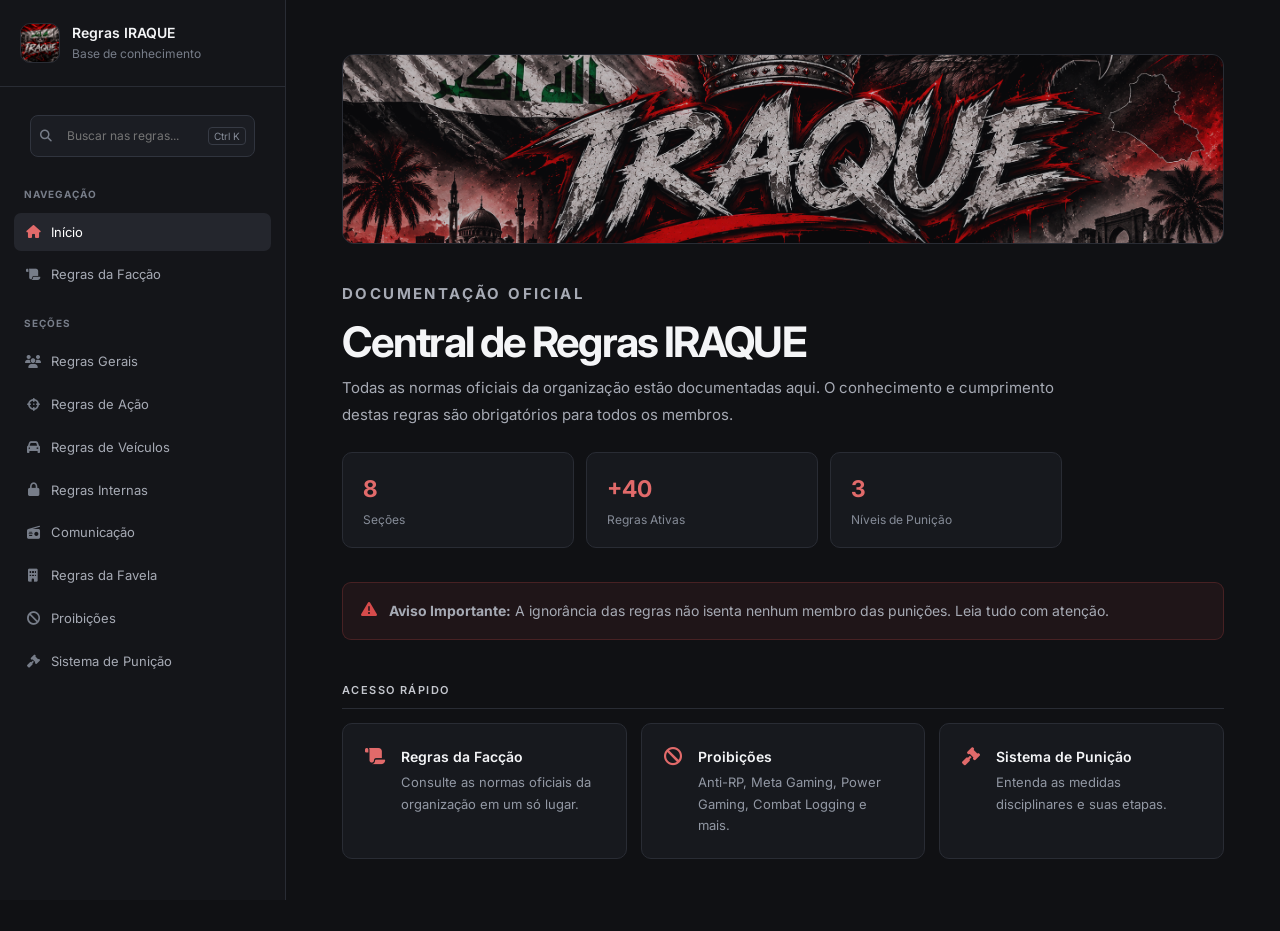
<file: index.html>
<!DOCTYPE html>
<html lang="pt-BR">

<head>
    <meta charset="UTF-8">
    <meta name="viewport" content="width=device-width, initial-scale=1.0">
    <meta name="description" content="Central oficial de documentação e regras da organização IRAQUE.">
    <meta name="theme-color" content="#101114">
    <title>Regras IRAQUE | Documentação Oficial</title>
    <link rel="shortcut icon" href="assets/favicon.ico" type="image/x-icon">
    <link rel="stylesheet" href="style.css">
    <link rel="stylesheet" href="https://cdnjs.cloudflare.com/ajax/libs/font-awesome/6.4.0/css/all.min.css">
</head>

<body>

    <div class="app-container">

        <!-- Overlay Mobile -->
        <div class="mobile-overlay" id="mobile-overlay"></div>

        <!-- Sidebar -->
        <aside class="sidebar" id="sidebar">
            <div class="sidebar-header">
                <div class="sidebar-logo">
                    <img src="assets/logo.png" alt="Logo">
                </div>
                <div class="sidebar-title">
                    <strong>Regras IRAQUE</strong>
                    <span>Base de conhecimento</span>
                </div>
            </div>

            <nav class="sidebar-nav">
                <div class="sidebar-search">
                    <div class="search-wrap"><i class="fa-solid fa-search search-icon"></i><input type="search"
                            id="search-input" placeholder="Buscar nas regras..."
                            aria-label="Buscar nas regras"><kbd>Ctrl K</kbd></div>
                    <div id="search-results" role="listbox"></div>
                </div>
                <div class="nav-label">Navegação</div>
                <a href="index.html" class="nav-item active">
                    <i class="fa-solid fa-house"></i>
                    Início
                </a>
                <a href="pages/gerais.html" class="nav-item">
                    <i class="fa-solid fa-scroll"></i>
                    Regras da Facção
                </a>

                <div class="nav-label">Seções</div>
                <a href="pages/gerais.html#sec-1" class="nav-item">
                    <i class="fa-solid fa-users"></i>
                    Regras Gerais
                </a>
                <a href="pages/gerais.html#sec-2" class="nav-item">
                    <i class="fa-solid fa-crosshairs"></i>
                    Regras de Ação
                </a>
                <a href="pages/gerais.html#sec-3" class="nav-item">
                    <i class="fa-solid fa-car"></i>
                    Regras de Veículos
                </a>
                <a href="pages/gerais.html#sec-4" class="nav-item">
                    <i class="fa-solid fa-lock"></i>
                    Regras Internas
                </a>
                <a href="pages/gerais.html#sec-5" class="nav-item">
                    <i class="fa-solid fa-radio"></i>
                    Comunicação
                </a>
                <a href="pages/gerais.html#sec-6" class="nav-item">
                    <i class="fa-solid fa-building"></i>
                    Regras da Favela
                </a>
                <a href="pages/gerais.html#sec-7" class="nav-item">
                    <i class="fa-solid fa-ban"></i>
                    Proibições
                </a>
                <a href="pages/gerais.html#sec-8" class="nav-item">
                    <i class="fa-solid fa-gavel"></i>
                    Sistema de Punição
                </a>
            </nav>
        </aside>

        <!-- Main Content -->
        <main class="main-content">
            <!-- Topbar Mobile -->
            <header class="topbar-mobile" id="topbar">
                <button class="hamburger" id="hamburger-btn" aria-label="Abrir menu" aria-expanded="false">
                    <i class="fa-solid fa-bars"></i>
                </button>
                <strong>Regras IRAQUE</strong>
                <div style="width: 18px;"></div>
            </header>

            <!-- Page Content -->
            <div class="page-container">

                <div class="page-banner">
                    <img src="assets/banner.png" alt="Banner IRAQUE">
                </div>

                <header class="page-header">
                    <p class="eyebrow">DOCUMENTAÇÃO OFICIAL</p>
                    <h1 class="page-title">Central de Regras IRAQUE</h1>
                    <p class="page-description">
                        Todas as normas oficiais da organização estão documentadas aqui.
                        O conhecimento e cumprimento destas regras são obrigatórios para todos os membros.
                    </p>

                    <div class="stats-grid">
                        <div class="stat-item">
                            <div class="stat-value">8</div>
                            <div class="stat-label">Seções</div>
                        </div>
                        <div class="stat-item">
                            <div class="stat-value">+40</div>
                            <div class="stat-label">Regras Ativas</div>
                        </div>
                        <div class="stat-item">
                            <div class="stat-value">3</div>
                            <div class="stat-label">Níveis de Punição</div>
                        </div>
                    </div>
                </header>

                <div class="alert alert-warning">
                    <i class="fa-solid fa-triangle-exclamation alert-icon"></i>
                    <div>
                        <strong>Aviso Importante:</strong> A ignorância das regras não isenta nenhum membro das
                        punições. Leia tudo com atenção.
                    </div>
                </div>

                <h2 class="section-title">Acesso Rápido</h2>

                <div class="cards-grid">
                    <a href="pages/gerais.html" class="card">
                        <i class="fa-solid fa-scroll card-icon"></i>
                        <div class="card-content">
                            <strong>Regras da Facção</strong>
                            <span>Consulte as normas oficiais da organização em um só lugar.</span>
                        </div>
                    </a>

                    <a href="pages/gerais.html#sec-7" class="card">
                        <i class="fa-solid fa-ban card-icon"></i>
                        <div class="card-content">
                            <strong>Proibições</strong>
                            <span>Anti-RP, Meta Gaming, Power Gaming, Combat Logging e mais.</span>
                        </div>
                    </a>

                    <a href="pages/gerais.html#sec-8" class="card">
                        <i class="fa-solid fa-gavel card-icon"></i>
                        <div class="card-content">
                            <strong>Sistema de Punição</strong>
                            <span>Entenda as medidas disciplinares e suas etapas.</span>
                        </div>
                    </a>
                </div>

            </div>
        </main>
    </div>

    <script src="script.js"></script>

</body>

</html>
</file>
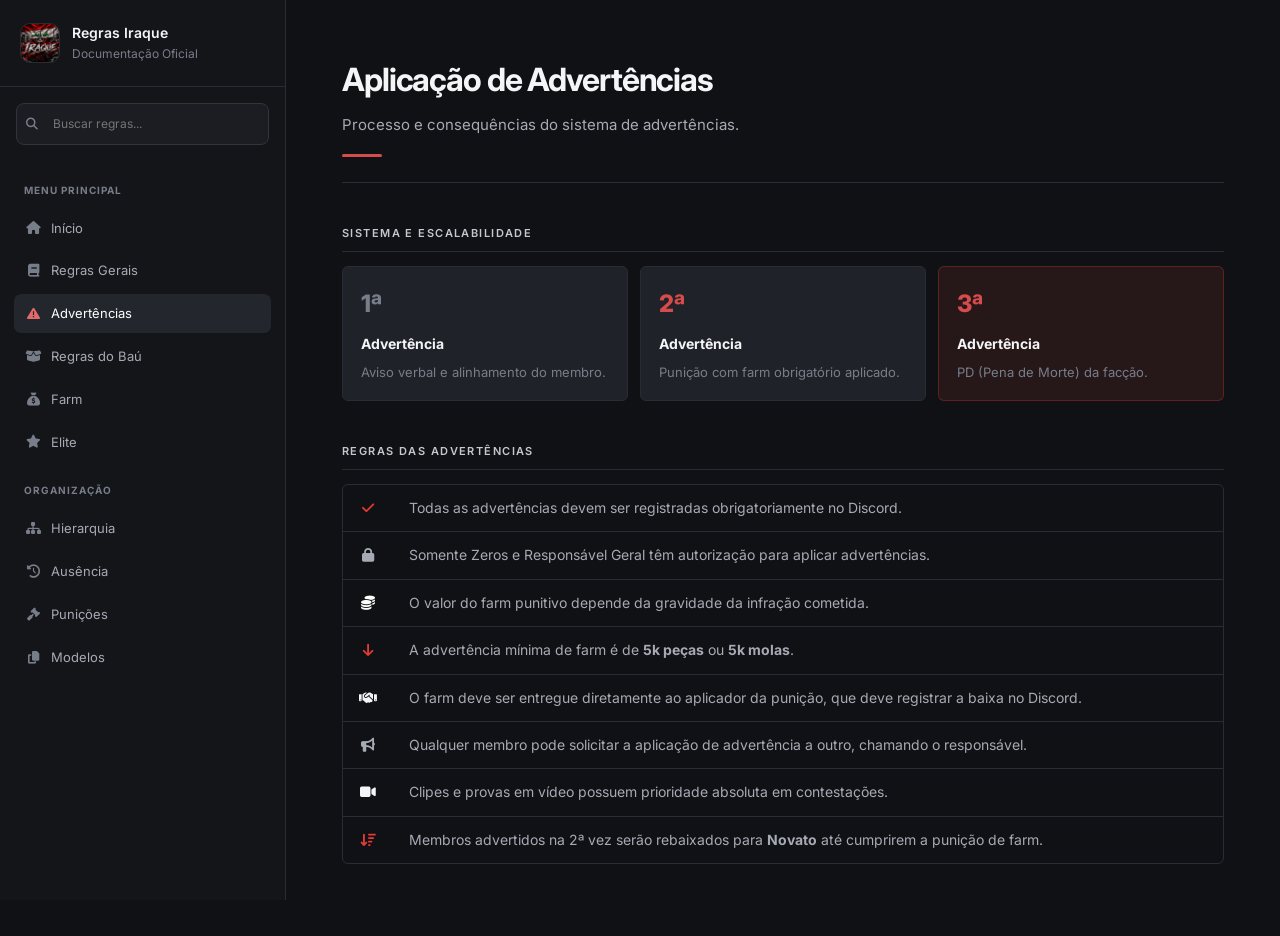
<file: pages/advertencias.html>
<!DOCTYPE html>
<html lang="pt-BR">

<head>
    <meta charset="UTF-8">
    <meta name="viewport" content="width=device-width, initial-scale=1.0">
    <meta name="theme-color" content="#0B0B0D">
    <title>Advertências | Regras Iraque</title>
    <link rel="stylesheet" href="../style.css">
    <link rel="stylesheet" href="https://cdnjs.cloudflare.com/ajax/libs/font-awesome/6.4.0/css/all.min.css">
</head>

<body>
    <div id="overlay"></div>

    <aside id="sidebar">
        <div class="sidebar-header">
            <div class="sidebar-logo"><img src="../assets/logo.png" alt="Iraque"></div>
            <div class="sidebar-title">
                <span>Regras Iraque</span>
                <span>Documentação Oficial</span>
            </div>
        </div>

        <div class="sidebar-search">
            <div class="search-wrap">
                <i class="fa-solid fa-search search-icon"></i>
                <input type="text" id="search-input" placeholder="Buscar regras...">
            </div>
            <div id="search-results"></div>
        </div>

        <nav class="sidebar-nav">
            <div class="nav-section-label">Menu Principal</div>
            <a href="../index.html" class="nav-link">
                <i class="fa-solid fa-house nav-icon"></i> Início
            </a>
            <a href="gerais.html" class="nav-link">
                <i class="fa-solid fa-book nav-icon"></i> Regras Gerais
            </a>
            <a href="advertencias.html" class="nav-link active">
                <i class="fa-solid fa-triangle-exclamation nav-icon"></i> Advertências
            </a>
            <a href="bau.html" class="nav-link">
                <i class="fa-solid fa-box-open nav-icon"></i> Regras do Baú
            </a>
            <a href="farm.html" class="nav-link">
                <i class="fa-solid fa-sack-dollar nav-icon"></i> Farm
            </a>
            <a href="elite.html" class="nav-link">
                <i class="fa-solid fa-star nav-icon"></i> Elite
            </a>

            <div class="nav-section-label">Organização</div>
            <a href="hierarquia.html" class="nav-link">
                <i class="fa-solid fa-sitemap nav-icon"></i> Hierarquia
            </a>
            <a href="ausencia.html" class="nav-link">
                <i class="fa-solid fa-clock-rotate-left nav-icon"></i> Ausência
            </a>
            <a href="punicoes.html" class="nav-link">
                <i class="fa-solid fa-gavel nav-icon"></i> Punições
            </a>
            <a href="modelos.html" class="nav-link">
                <i class="fa-solid fa-copy nav-icon"></i> Modelos
            </a>
        </nav>
    </aside>

    <main id="main">
        <div id="topbar">
            <button class="hamburger" id="hamburger-btn"><i class="fa-solid fa-bars"></i></button>
            <div class="topbar-logo">Regras Iraque</div>
            <div style="width: 24px;"></div>
        </div>

        <section class="page active">
            <div class="page-header">
                <h2>Aplicação de Advertências</h2>
                <p>Processo e consequências do sistema de advertências.</p>
                <div class="header-divider"></div>
            </div>

            <div class="page-content" style="padding-top: 0;">

                <div class="section-title">Sistema e Escalabilidade</div>
                <div class="advert-steps" style="margin-bottom: 30px;">
                    <div class="advert-step step-1">
                        <div class="advert-step-num">1ª</div>
                        <strong>Advertência</strong>
                        <p>Aviso verbal e alinhamento do membro.</p>
                    </div>
                    <div class="advert-step step-2">
                        <div class="advert-step-num">2ª</div>
                        <strong>Advertência</strong>
                        <p>Punição com farm obrigatório aplicado.</p>
                    </div>
                    <div class="advert-step step-3">
                        <div class="advert-step-num">3ª</div>
                        <strong>Advertência</strong>
                        <p>PD (Pena de Morte) da facção.</p>
                    </div>
                </div>

                <div class="section-title">Regras das Advertências</div>
                <div class="table-wrap">
                    <table>
                        <tbody>
                            <tr>
                                <td><i class="fa-solid fa-check" style="color:var(--green)"></i></td>
                                <td>Todas as advertências devem ser registradas obrigatoriamente no Discord.</td>
                            </tr>
                            <tr>
                                <td><i class="fa-solid fa-lock" style="color:var(--text-secondary)"></i></td>
                                <td>Somente Zeros e Responsável Geral têm autorização para aplicar advertências.</td>
                            </tr>
                            <tr>
                                <td><i class="fa-solid fa-coins" style="color:var(--yellow)"></i></td>
                                <td>O valor do farm punitivo depende da gravidade da infração cometida.</td>
                            </tr>
                            <tr>
                                <td><i class="fa-solid fa-arrow-down" style="color:var(--red)"></i></td>
                                <td>A advertência mínima de farm é de <strong>5k peças</strong> ou <strong>5k
                                        molas</strong>.</td>
                            </tr>
                            <tr>
                                <td><i class="fa-solid fa-handshake" style="color:var(--text-primary)"></i></td>
                                <td>O farm deve ser entregue diretamente ao aplicador da punição, que deve registrar a
                                    baixa no Discord.</td>
                            </tr>
                            <tr>
                                <td><i class="fa-solid fa-bullhorn" style="color:var(--text-secondary)"></i></td>
                                <td>Qualquer membro pode solicitar a aplicação de advertência a outro, chamando o
                                    responsável.</td>
                            </tr>
                            <tr>
                                <td><i class="fa-solid fa-video" style="color:var(--text-primary)"></i></td>
                                <td>Clipes e provas em vídeo possuem prioridade absoluta em contestações.</td>
                            </tr>
                            <tr>
                                <td><i class="fa-solid fa-arrow-down-wide-short" style="color:var(--red)"></i></td>
                                <td>Membros advertidos na 2ª vez serão rebaixados para <strong>Novato</strong> até
                                    cumprirem a punição de farm.</td>
                            </tr>
                        </tbody>
                    </table>
                </div>

            </div>
        </section>
    </main>

    <div id="back-top"><i class="fa-solid fa-chevron-up"></i></div>
    <script src="../script.js"></script>
</body>

</html>
</file>
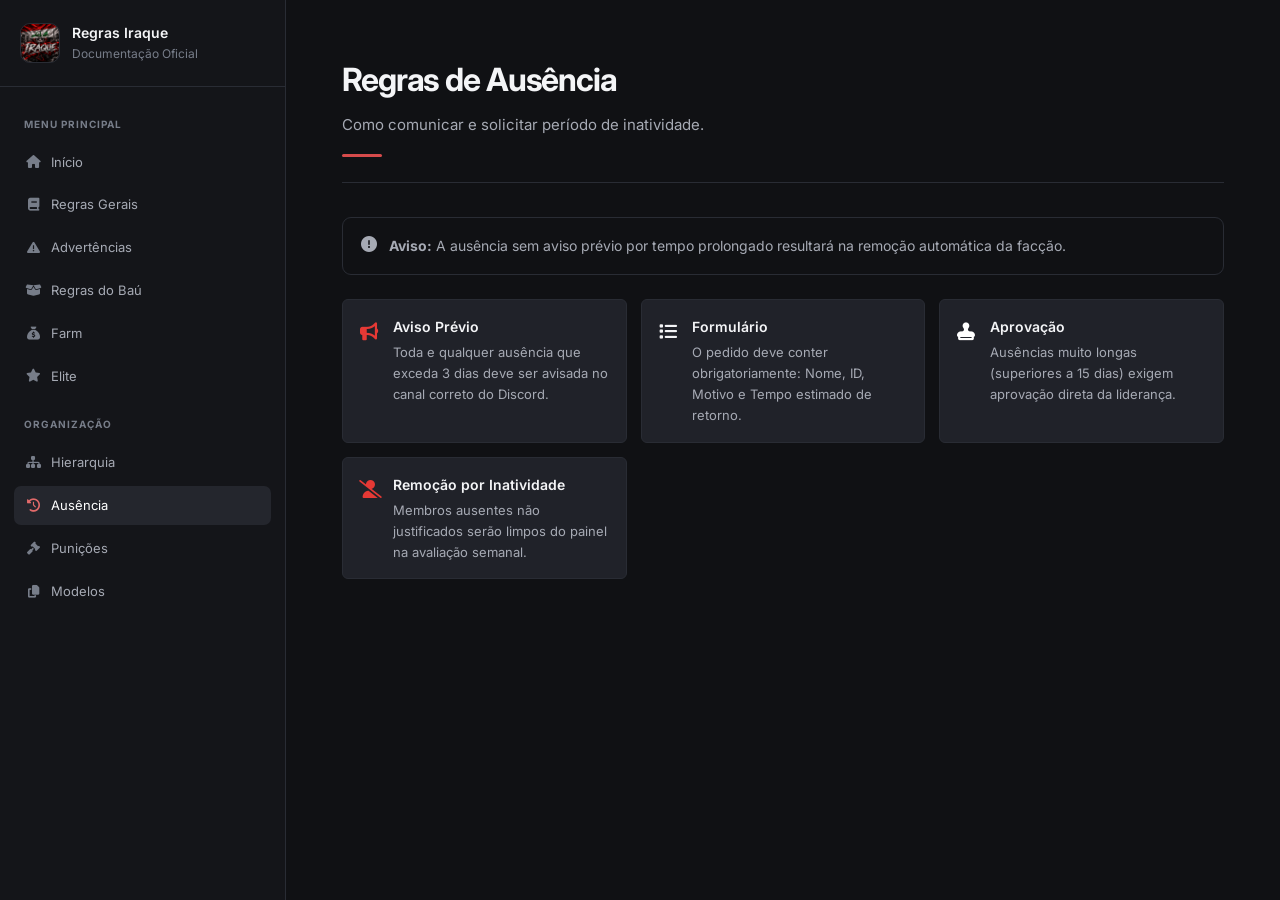
<file: pages/ausencia.html>
<!DOCTYPE html>
<html lang="pt-BR">

<head>
    <meta charset="UTF-8">
    <meta name="viewport" content="width=device-width, initial-scale=1.0">
    <meta name="theme-color" content="#0B0B0D">
    <title>Ausência | Regras Iraque</title>
    <link rel="stylesheet" href="../style.css">
    <link rel="stylesheet" href="https://cdnjs.cloudflare.com/ajax/libs/font-awesome/6.4.0/css/all.min.css">
</head>

<body>
    <div id="overlay"></div>

    <aside id="sidebar">
        <div class="sidebar-header">
            <div class="sidebar-logo"><img src="../assets/logo.png" alt="Iraque"></div>
            <div class="sidebar-title">
                <span>Regras Iraque</span>
                <span>Documentação Oficial</span>
            </div>
        </div>

        <nav class="sidebar-nav">
            <div class="nav-section-label">Menu Principal</div>
            <a href="../index.html" class="nav-link">
                <i class="fa-solid fa-house nav-icon"></i> Início
            </a>
            <a href="gerais.html" class="nav-link">
                <i class="fa-solid fa-book nav-icon"></i> Regras Gerais
            </a>
            <a href="advertencias.html" class="nav-link">
                <i class="fa-solid fa-triangle-exclamation nav-icon"></i> Advertências
            </a>
            <a href="bau.html" class="nav-link">
                <i class="fa-solid fa-box-open nav-icon"></i> Regras do Baú
            </a>
            <a href="farm.html" class="nav-link">
                <i class="fa-solid fa-sack-dollar nav-icon"></i> Farm
            </a>
            <a href="elite.html" class="nav-link">
                <i class="fa-solid fa-star nav-icon"></i> Elite
            </a>

            <div class="nav-section-label">Organização</div>
            <a href="hierarquia.html" class="nav-link">
                <i class="fa-solid fa-sitemap nav-icon"></i> Hierarquia
            </a>
            <a href="ausencia.html" class="nav-link active">
                <i class="fa-solid fa-clock-rotate-left nav-icon"></i> Ausência
            </a>
            <a href="punicoes.html" class="nav-link">
                <i class="fa-solid fa-gavel nav-icon"></i> Punições
            </a>
            <a href="modelos.html" class="nav-link">
                <i class="fa-solid fa-copy nav-icon"></i> Modelos
            </a>
        </nav>
    </aside>

    <main id="main">
        <div id="topbar">
            <button class="hamburger" id="hamburger-btn"><i class="fa-solid fa-bars"></i></button>
            <div class="topbar-logo">Regras Iraque</div>
            <div style="width: 24px;"></div>
        </div>

        <section class="page active">
            <div class="page-header">
                <h2>Regras de Ausência</h2>
                <p>Como comunicar e solicitar período de inatividade.</p>
                <div class="header-divider"></div>
            </div>

            <div class="page-content" style="padding-top: 0;">

                <div class="alert alert-yellow">
                    <i class="fa-solid fa-circle-exclamation alert-icon"></i>
                    <div>
                        <strong>Aviso:</strong> A ausência sem aviso prévio por tempo prolongado resultará na remoção
                        automática da facção.
                    </div>
                </div>

                <div class="cards-grid">
                    <div class="rule-card">
                        <div class="rule-card-icon" style="color:var(--green)"><i class="fa-solid fa-bullhorn"></i>
                        </div>
                        <div class="rule-card-body">
                            <strong>Aviso Prévio</strong>
                            <span>Toda e qualquer ausência que exceda 3 dias deve ser avisada no canal correto do
                                Discord.</span>
                        </div>
                    </div>

                    <div class="rule-card">
                        <div class="rule-card-icon" style="color:var(--text-primary)"><i class="fa-solid fa-list"></i>
                        </div>
                        <div class="rule-card-body">
                            <strong>Formulário</strong>
                            <span>O pedido deve conter obrigatoriamente: Nome, ID, Motivo e Tempo estimado de
                                retorno.</span>
                        </div>
                    </div>

                    <div class="rule-card">
                        <div class="rule-card-icon" style="color:var(--yellow)"><i class="fa-solid fa-stamp"></i></div>
                        <div class="rule-card-body">
                            <strong>Aprovação</strong>
                            <span>Ausências muito longas (superiores a 15 dias) exigem aprovação direta da
                                liderança.</span>
                        </div>
                    </div>

                    <div class="rule-card">
                        <div class="rule-card-icon" style="color:var(--red)"><i class="fa-solid fa-user-slash"></i>
                        </div>
                        <div class="rule-card-body">
                            <strong>Remoção por Inatividade</strong>
                            <span>Membros ausentes não justificados serão limpos do painel na avaliação semanal.</span>
                        </div>
                    </div>
                </div>

            </div>
        </section>
    </main>

    <div id="back-top"><i class="fa-solid fa-chevron-up"></i></div>
    <script src="../script.js"></script>
</body>

</html>
</file>
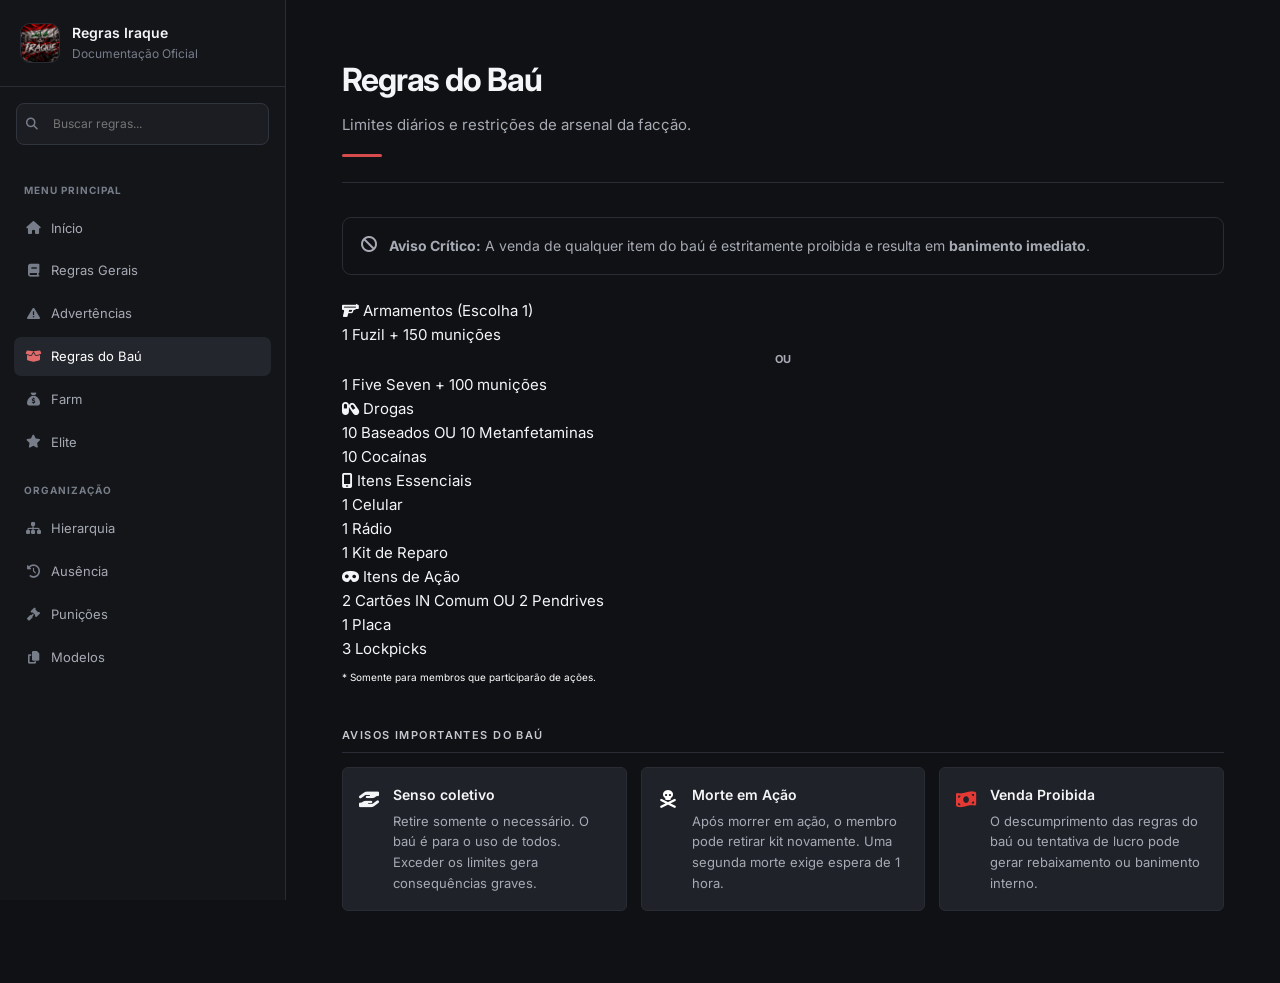
<file: pages/bau.html>
<!DOCTYPE html>
<html lang="pt-BR">

<head>
    <meta charset="UTF-8">
    <meta name="viewport" content="width=device-width, initial-scale=1.0">
    <meta name="theme-color" content="#0B0B0D">
    <title>Regras do Baú | Regras Iraque</title>
    <link rel="stylesheet" href="../style.css">
    <link rel="stylesheet" href="https://cdnjs.cloudflare.com/ajax/libs/font-awesome/6.4.0/css/all.min.css">
</head>

<body>
    <div id="overlay"></div>

    <aside id="sidebar">
        <div class="sidebar-header">
            <div class="sidebar-logo"><img src="../assets/logo.png" alt="Iraque"></div>
            <div class="sidebar-title">
                <span>Regras Iraque</span>
                <span>Documentação Oficial</span>
            </div>
        </div>

        <div class="sidebar-search">
            <div class="search-wrap">
                <i class="fa-solid fa-search search-icon"></i>
                <input type="text" id="search-input" placeholder="Buscar regras...">
            </div>
            <div id="search-results"></div>
        </div>

        <nav class="sidebar-nav">
            <div class="nav-section-label">Menu Principal</div>
            <a href="../index.html" class="nav-link">
                <i class="fa-solid fa-house nav-icon"></i> Início
            </a>
            <a href="gerais.html" class="nav-link">
                <i class="fa-solid fa-book nav-icon"></i> Regras Gerais
            </a>
            <a href="advertencias.html" class="nav-link">
                <i class="fa-solid fa-triangle-exclamation nav-icon"></i> Advertências
            </a>
            <a href="bau.html" class="nav-link active">
                <i class="fa-solid fa-box-open nav-icon"></i> Regras do Baú
            </a>
            <a href="farm.html" class="nav-link">
                <i class="fa-solid fa-sack-dollar nav-icon"></i> Farm
            </a>
            <a href="elite.html" class="nav-link">
                <i class="fa-solid fa-star nav-icon"></i> Elite
            </a>

            <div class="nav-section-label">Organização</div>
            <a href="hierarquia.html" class="nav-link">
                <i class="fa-solid fa-sitemap nav-icon"></i> Hierarquia
            </a>
            <a href="ausencia.html" class="nav-link">
                <i class="fa-solid fa-clock-rotate-left nav-icon"></i> Ausência
            </a>
            <a href="punicoes.html" class="nav-link">
                <i class="fa-solid fa-gavel nav-icon"></i> Punições
            </a>
            <a href="modelos.html" class="nav-link">
                <i class="fa-solid fa-copy nav-icon"></i> Modelos
            </a>
        </nav>
    </aside>

    <main id="main">
        <div id="topbar">
            <button class="hamburger" id="hamburger-btn"><i class="fa-solid fa-bars"></i></button>
            <div class="topbar-logo">Regras Iraque</div>
            <div style="width: 24px;"></div>
        </div>

        <section class="page active">
            <div class="page-header">
                <h2>Regras do Baú</h2>
                <p>Limites diários e restrições de arsenal da facção.</p>
                <div class="header-divider"></div>
            </div>

            <div class="page-content" style="padding-top: 0;">

                <div class="alert alert-red">
                    <i class="fa-solid fa-ban alert-icon"></i>
                    <div>
                        <strong>Aviso Crítico:</strong> A venda de qualquer item do baú é estritamente proibida e
                        resulta em <strong>banimento imediato</strong>.
                    </div>
                </div>

                <div class="bau-grid" style="margin-bottom: 30px;">
                    <!-- Armas -->
                    <div class="bau-cat">
                        <div class="bau-cat-header"><i class="fa-solid fa-gun"></i> Armamentos (Escolha 1)</div>
                        <div class="bau-cat-body">
                            <div class="bau-item">1 Fuzil + 150 munições</div>
                            <div
                                style="text-align:center; font-size:11px; font-weight:700; margin:4px 0; color:var(--text-secondary);">
                                OU</div>
                            <div class="bau-item">1 Five Seven + 100 munições</div>
                        </div>
                    </div>

                    <!-- Drogas -->
                    <div class="bau-cat">
                        <div class="bau-cat-header"><i class="fa-solid fa-capsules"></i> Drogas</div>
                        <div class="bau-cat-body">
                            <div class="bau-item">10 Baseados OU 10 Metanfetaminas</div>
                            <div class="bau-item">10 Cocaínas</div>
                        </div>
                    </div>

                    <!-- Itens Essenciais -->
                    <div class="bau-cat">
                        <div class="bau-cat-header"><i class="fa-solid fa-mobile-screen"></i> Itens Essenciais</div>
                        <div class="bau-cat-body">
                            <div class="bau-item">1 Celular</div>
                            <div class="bau-item">1 Rádio</div>
                            <div class="bau-item">1 Kit de Reparo</div>
                        </div>
                    </div>

                    <!-- Itens de Ação -->
                    <div class="bau-cat">
                        <div class="bau-cat-header"><i class="fa-solid fa-mask"></i> Itens de Ação</div>
                        <div class="bau-cat-body">
                            <div class="bau-item">2 Cartões IN Comum OU 2 Pendrives</div>
                            <div class="bau-item">1 Placa</div>
                            <div class="bau-item">3 Lockpicks</div>
                            <div style="font-size:10px; color:var(--yellow); margin-top:8px;">* Somente para membros que
                                participarão de ações.</div>
                        </div>
                    </div>
                </div>

                <div class="section-title">Avisos Importantes do Baú</div>
                <div class="cards-grid">
                    <div class="rule-card">
                        <div class="rule-card-icon" style="color:var(--text-primary)"><i
                                class="fa-solid fa-hand-holding-hand"></i></div>
                        <div class="rule-card-body">
                            <strong>Senso coletivo</strong>
                            <span>Retire somente o necessário. O baú é para o uso de todos. Exceder os limites gera
                                consequências graves.</span>
                        </div>
                    </div>
                    <div class="rule-card">
                        <div class="rule-card-icon" style="color:var(--yellow)"><i
                                class="fa-solid fa-skull-crossbones"></i></div>
                        <div class="rule-card-body">
                            <strong>Morte em Ação</strong>
                            <span>Após morrer em ação, o membro pode retirar kit novamente. Uma segunda morte exige
                                espera de 1 hora.</span>
                        </div>
                    </div>
                    <div class="rule-card">
                        <div class="rule-card-icon" style="color:var(--red)"><i class="fa-solid fa-money-bill-wave"></i>
                        </div>
                        <div class="rule-card-body">
                            <strong>Venda Proibida</strong>
                            <span>O descumprimento das regras do baú ou tentativa de lucro pode gerar rebaixamento ou
                                banimento interno.</span>
                        </div>
                    </div>
                </div>

            </div>
        </section>
    </main>

    <div id="back-top"><i class="fa-solid fa-chevron-up"></i></div>
    <script src="../script.js"></script>
</body>

</html>
</file>
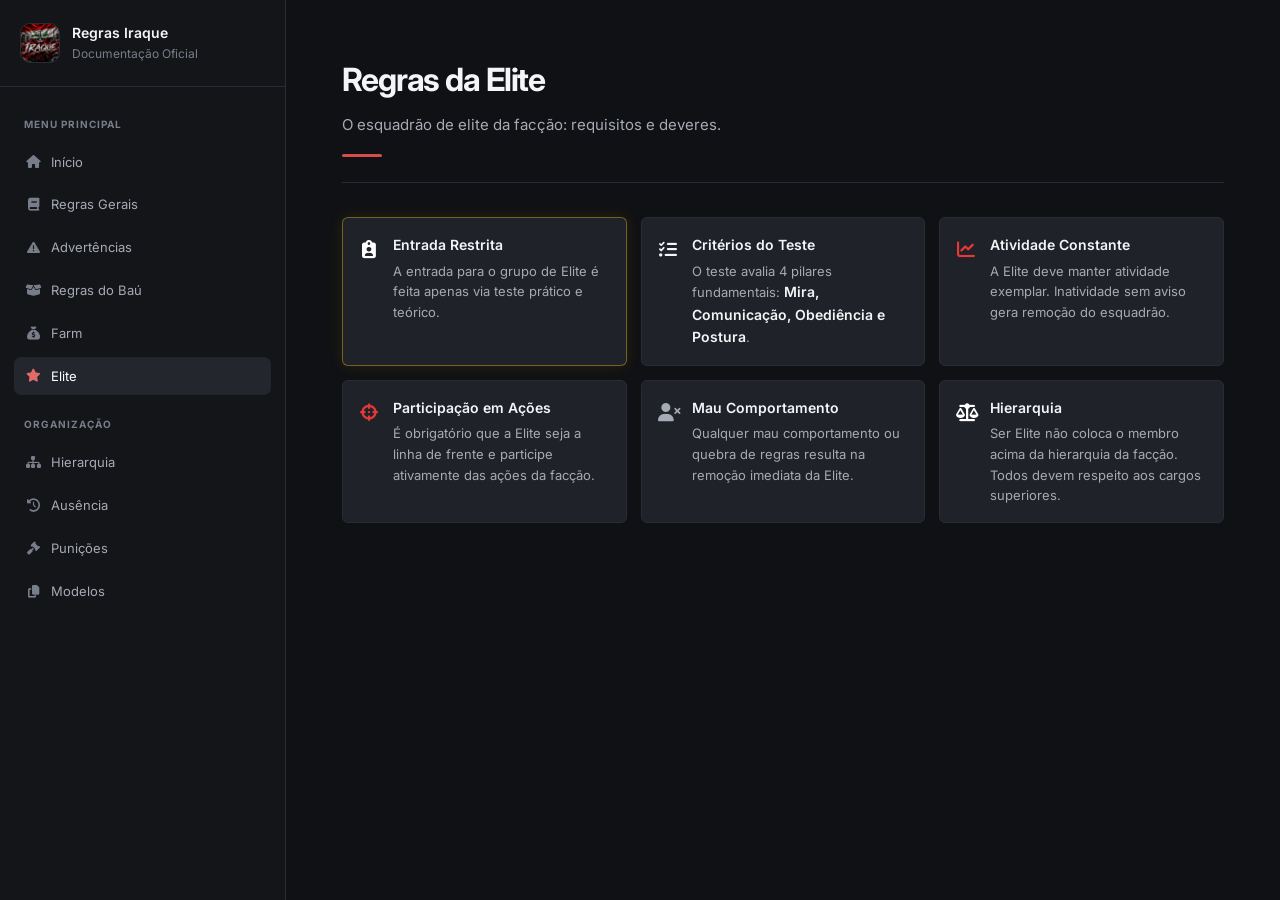
<file: pages/elite.html>
<!DOCTYPE html>
<html lang="pt-BR">

<head>
    <meta charset="UTF-8">
    <meta name="viewport" content="width=device-width, initial-scale=1.0">
    <meta name="theme-color" content="#0B0B0D">
    <title>Elite | Regras Iraque</title>
    <link rel="stylesheet" href="../style.css">
    <link rel="stylesheet" href="https://cdnjs.cloudflare.com/ajax/libs/font-awesome/6.4.0/css/all.min.css">
</head>

<body>
    <div id="overlay"></div>

    <aside id="sidebar">
        <div class="sidebar-header">
            <div class="sidebar-logo"><img src="../assets/logo.png" alt="Iraque"></div>
            <div class="sidebar-title">
                <span>Regras Iraque</span>
                <span>Documentação Oficial</span>
            </div>
        </div>

        <nav class="sidebar-nav">
            <div class="nav-section-label">Menu Principal</div>
            <a href="../index.html" class="nav-link">
                <i class="fa-solid fa-house nav-icon"></i> Início
            </a>
            <a href="gerais.html" class="nav-link">
                <i class="fa-solid fa-book nav-icon"></i> Regras Gerais
            </a>
            <a href="advertencias.html" class="nav-link">
                <i class="fa-solid fa-triangle-exclamation nav-icon"></i> Advertências
            </a>
            <a href="bau.html" class="nav-link">
                <i class="fa-solid fa-box-open nav-icon"></i> Regras do Baú
            </a>
            <a href="farm.html" class="nav-link">
                <i class="fa-solid fa-sack-dollar nav-icon"></i> Farm
            </a>
            <a href="elite.html" class="nav-link active">
                <i class="fa-solid fa-star nav-icon"></i> Elite
            </a>

            <div class="nav-section-label">Organização</div>
            <a href="hierarquia.html" class="nav-link">
                <i class="fa-solid fa-sitemap nav-icon"></i> Hierarquia
            </a>
            <a href="ausencia.html" class="nav-link">
                <i class="fa-solid fa-clock-rotate-left nav-icon"></i> Ausência
            </a>
            <a href="punicoes.html" class="nav-link">
                <i class="fa-solid fa-gavel nav-icon"></i> Punições
            </a>
            <a href="modelos.html" class="nav-link">
                <i class="fa-solid fa-copy nav-icon"></i> Modelos
            </a>
        </nav>
    </aside>

    <main id="main">
        <div id="topbar">
            <button class="hamburger" id="hamburger-btn"><i class="fa-solid fa-bars"></i></button>
            <div class="topbar-logo">Regras Iraque</div>
            <div style="width: 24px;"></div>
        </div>

        <section class="page active">
            <div class="page-header">
                <h2>Regras da Elite</h2>
                <p>O esquadrão de elite da facção: requisitos e deveres.</p>
                <div class="header-divider"></div>
            </div>

            <div class="page-content" style="padding-top: 0;">

                <div class="cards-grid">
                    <div class="rule-card"
                        style="border-color: rgba(241,196,15,0.4); box-shadow: 0 0 15px rgba(241,196,15,0.1);">
                        <div class="rule-card-icon" style="color:var(--yellow)"><i
                                class="fa-solid fa-clipboard-user"></i></div>
                        <div class="rule-card-body">
                            <strong>Entrada Restrita</strong>
                            <span>A entrada para o grupo de Elite é feita apenas via teste prático e teórico.</span>
                        </div>
                    </div>

                    <div class="rule-card">
                        <div class="rule-card-icon" style="color:var(--text-primary)"><i
                                class="fa-solid fa-list-check"></i></div>
                        <div class="rule-card-body">
                            <strong>Critérios do Teste</strong>
                            <span>O teste avalia 4 pilares fundamentais: <strong>Mira, Comunicação, Obediência e
                                    Postura</strong>.</span>
                        </div>
                    </div>

                    <div class="rule-card">
                        <div class="rule-card-icon" style="color:var(--green)"><i class="fa-solid fa-chart-line"></i>
                        </div>
                        <div class="rule-card-body">
                            <strong>Atividade Constante</strong>
                            <span>A Elite deve manter atividade exemplar. Inatividade sem aviso gera remoção do
                                esquadrão.</span>
                        </div>
                    </div>

                    <div class="rule-card">
                        <div class="rule-card-icon" style="color:var(--red)"><i class="fa-solid fa-crosshairs"></i>
                        </div>
                        <div class="rule-card-body">
                            <strong>Participação em Ações</strong>
                            <span>É obrigatório que a Elite seja a linha de frente e participe ativamente das ações da
                                facção.</span>
                        </div>
                    </div>

                    <div class="rule-card">
                        <div class="rule-card-icon" style="color:var(--text-secondary)"><i
                                class="fa-solid fa-user-xmark"></i></div>
                        <div class="rule-card-body">
                            <strong>Mau Comportamento</strong>
                            <span>Qualquer mau comportamento ou quebra de regras resulta na remoção imediata da
                                Elite.</span>
                        </div>
                    </div>

                    <div class="rule-card">
                        <div class="rule-card-icon" style="color:var(--yellow)"><i
                                class="fa-solid fa-scale-balanced"></i></div>
                        <div class="rule-card-body">
                            <strong>Hierarquia</strong>
                            <span>Ser Elite não coloca o membro acima da hierarquia da facção. Todos devem respeito aos
                                cargos superiores.</span>
                        </div>
                    </div>
                </div>

            </div>
        </section>
    </main>

    <div id="back-top"><i class="fa-solid fa-chevron-up"></i></div>
    <script src="../script.js"></script>
</body>

</html>
</file>
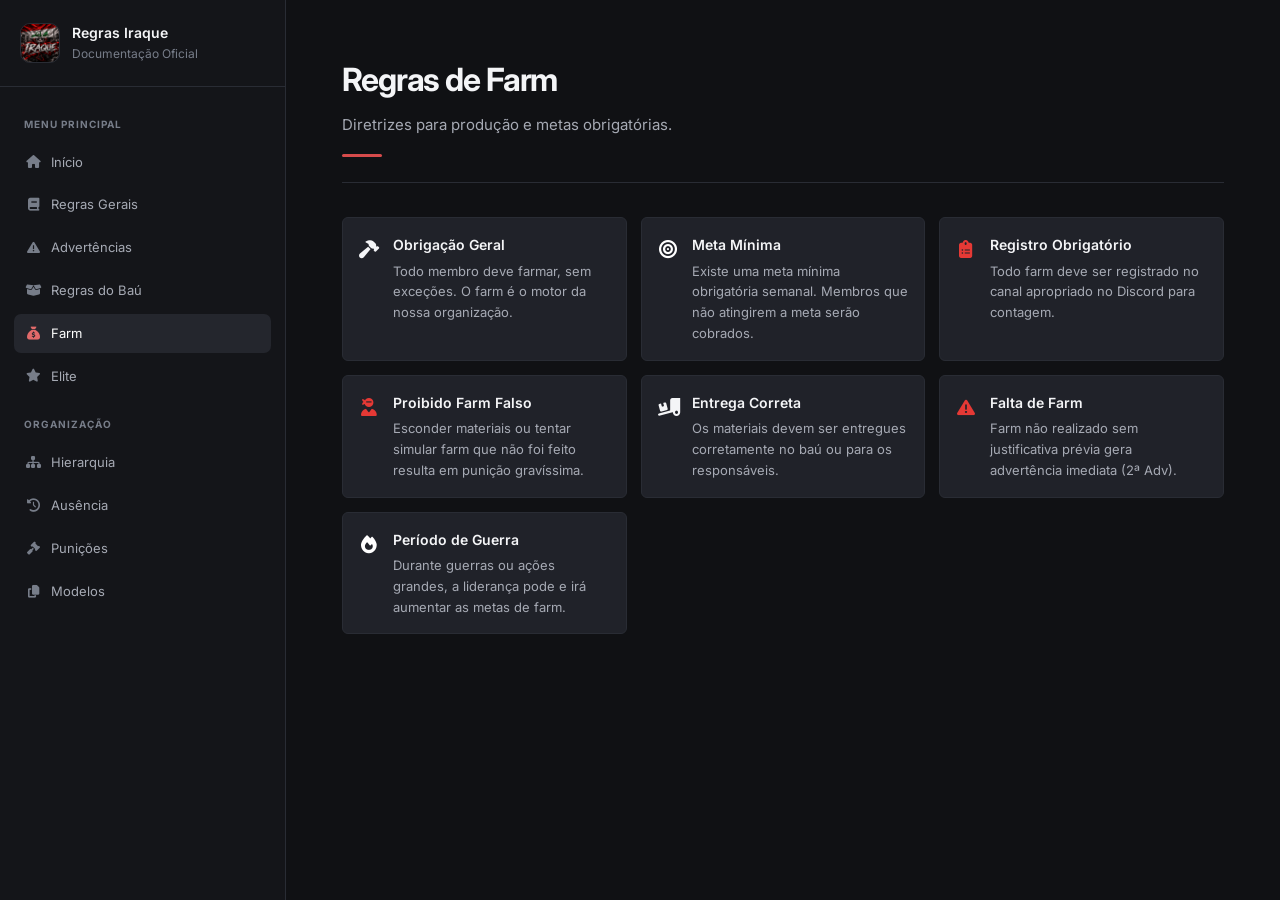
<file: pages/farm.html>
<!DOCTYPE html>
<html lang="pt-BR">

<head>
    <meta charset="UTF-8">
    <meta name="viewport" content="width=device-width, initial-scale=1.0">
    <meta name="theme-color" content="#0B0B0D">
    <title>Regras de Farm | Regras Iraque</title>
    <link rel="stylesheet" href="../style.css">
    <link rel="stylesheet" href="https://cdnjs.cloudflare.com/ajax/libs/font-awesome/6.4.0/css/all.min.css">
</head>

<body>
    <div id="overlay"></div>

    <aside id="sidebar">
        <div class="sidebar-header">
            <div class="sidebar-logo"><img src="../assets/logo.png" alt="Iraque"></div>
            <div class="sidebar-title">
                <span>Regras Iraque</span>
                <span>Documentação Oficial</span>
            </div>
        </div>

        <nav class="sidebar-nav">
            <div class="nav-section-label">Menu Principal</div>
            <a href="../index.html" class="nav-link">
                <i class="fa-solid fa-house nav-icon"></i> Início
            </a>
            <a href="gerais.html" class="nav-link">
                <i class="fa-solid fa-book nav-icon"></i> Regras Gerais
            </a>
            <a href="advertencias.html" class="nav-link">
                <i class="fa-solid fa-triangle-exclamation nav-icon"></i> Advertências
            </a>
            <a href="bau.html" class="nav-link">
                <i class="fa-solid fa-box-open nav-icon"></i> Regras do Baú
            </a>
            <a href="farm.html" class="nav-link active">
                <i class="fa-solid fa-sack-dollar nav-icon"></i> Farm
            </a>
            <a href="elite.html" class="nav-link">
                <i class="fa-solid fa-star nav-icon"></i> Elite
            </a>

            <div class="nav-section-label">Organização</div>
            <a href="hierarquia.html" class="nav-link">
                <i class="fa-solid fa-sitemap nav-icon"></i> Hierarquia
            </a>
            <a href="ausencia.html" class="nav-link">
                <i class="fa-solid fa-clock-rotate-left nav-icon"></i> Ausência
            </a>
            <a href="punicoes.html" class="nav-link">
                <i class="fa-solid fa-gavel nav-icon"></i> Punições
            </a>
            <a href="modelos.html" class="nav-link">
                <i class="fa-solid fa-copy nav-icon"></i> Modelos
            </a>
        </nav>
    </aside>

    <main id="main">
        <div id="topbar">
            <button class="hamburger" id="hamburger-btn"><i class="fa-solid fa-bars"></i></button>
            <div class="topbar-logo">Regras Iraque</div>
            <div style="width: 24px;"></div>
        </div>

        <section class="page active">
            <div class="page-header">
                <h2>Regras de Farm</h2>
                <p>Diretrizes para produção e metas obrigatórias.</p>
                <div class="header-divider"></div>
            </div>

            <div class="page-content" style="padding-top: 0;">

                <div class="cards-grid">
                    <div class="rule-card">
                        <div class="rule-card-icon" style="color:var(--text-primary)"><i class="fa-solid fa-hammer"></i>
                        </div>
                        <div class="rule-card-body">
                            <strong>Obrigação Geral</strong>
                            <span>Todo membro deve farmar, sem exceções. O farm é o motor da nossa organização.</span>
                        </div>
                    </div>

                    <div class="rule-card">
                        <div class="rule-card-icon" style="color:var(--yellow)"><i class="fa-solid fa-bullseye"></i>
                        </div>
                        <div class="rule-card-body">
                            <strong>Meta Mínima</strong>
                            <span>Existe uma meta mínima obrigatória semanal. Membros que não atingirem a meta serão
                                cobrados.</span>
                        </div>
                    </div>

                    <div class="rule-card">
                        <div class="rule-card-icon" style="color:var(--green)"><i
                                class="fa-solid fa-clipboard-list"></i></div>
                        <div class="rule-card-body">
                            <strong>Registro Obrigatório</strong>
                            <span>Todo farm deve ser registrado no canal apropriado no Discord para contagem.</span>
                        </div>
                    </div>

                    <div class="rule-card">
                        <div class="rule-card-icon" style="color:var(--red)"><i class="fa-solid fa-user-ninja"></i>
                        </div>
                        <div class="rule-card-body">
                            <strong>Proibido Farm Falso</strong>
                            <span>Esconder materiais ou tentar simular farm que não foi feito resulta em punição
                                gravíssima.</span>
                        </div>
                    </div>

                    <div class="rule-card">
                        <div class="rule-card-icon" style="color:var(--text-primary)"><i
                                class="fa-solid fa-truck-ramp-box"></i></div>
                        <div class="rule-card-body">
                            <strong>Entrega Correta</strong>
                            <span>Os materiais devem ser entregues corretamente no baú ou para os responsáveis.</span>
                        </div>
                    </div>

                    <div class="rule-card">
                        <div class="rule-card-icon" style="color:var(--red)"><i
                                class="fa-solid fa-triangle-exclamation"></i></div>
                        <div class="rule-card-body">
                            <strong>Falta de Farm</strong>
                            <span>Farm não realizado sem justificativa prévia gera advertência imediata (2ª Adv).</span>
                        </div>
                    </div>

                    <div class="rule-card">
                        <div class="rule-card-icon" style="color:var(--yellow)"><i class="fa-solid fa-fire"></i></div>
                        <div class="rule-card-body">
                            <strong>Período de Guerra</strong>
                            <span>Durante guerras ou ações grandes, a liderança pode e irá aumentar as metas de
                                farm.</span>
                        </div>
                    </div>
                </div>

            </div>
        </section>
    </main>

    <div id="back-top"><i class="fa-solid fa-chevron-up"></i></div>
    <script src="../script.js"></script>
</body>

</html>
</file>
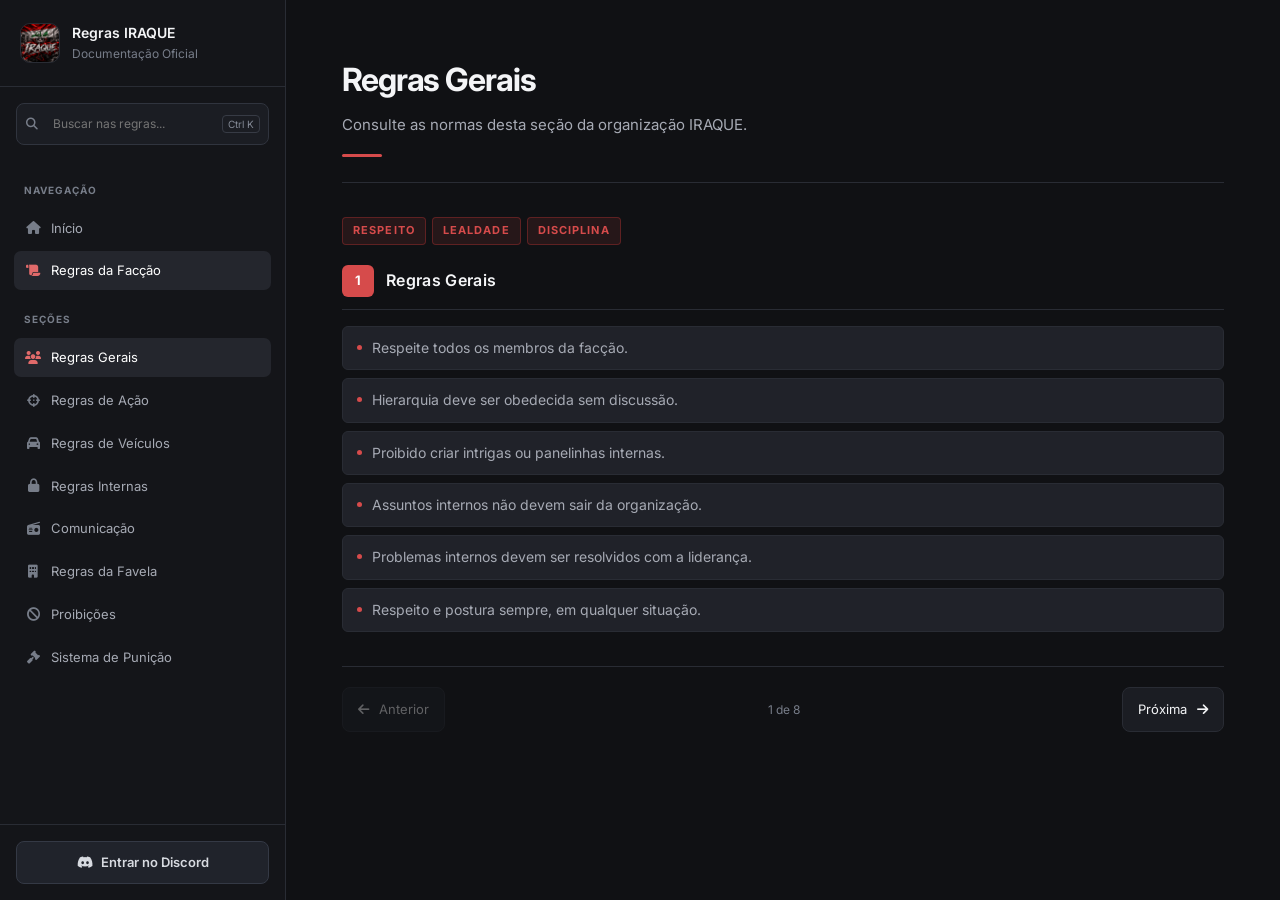
<file: pages/gerais.html>
<!DOCTYPE html>
<html lang="pt-BR">

<head>
    <meta charset="UTF-8">
    <meta name="viewport" content="width=device-width, initial-scale=1.0">
    <meta name="description"
        content="Consulte as regras gerais, de ação, veículos, comunicação, proibições e punições da organização IRAQUE.">
    <meta name="theme-color" content="#000000">
    <title>Regras Gerais | Regras IRAQUE</title>
    <link rel="stylesheet" href="../style.css">
    <link rel="stylesheet" href="https://cdnjs.cloudflare.com/ajax/libs/font-awesome/6.4.0/css/all.min.css">
    <style>
        /* ── ESTILOS ESPECÍFICOS DA PÁGINA GERAIS ── */

        .faction-motto {
            display: flex;
            gap: 6px;
            margin-bottom: 20px;
            flex-wrap: wrap;
        }

        .motto-tag {
            background: var(--color-red-dim);
            border: 1px solid rgba(229, 57, 53, 0.3);
            color: var(--color-red);
            font-size: 11px;
            font-weight: 700;
            letter-spacing: 0.1em;
            text-transform: uppercase;
            padding: 4px 10px;
            border-radius: 4px;
        }

        .rules-section {
            margin-bottom: 40px;
        }

        .rules-section-header {
            display: flex;
            align-items: center;
            gap: 12px;
            margin-bottom: 16px;
            padding-bottom: 12px;
            border-bottom: 1px solid var(--border);
        }

        .rules-section-number {
            width: 32px;
            height: 32px;
            background: var(--color-red);
            color: #fff;
            font-size: 13px;
            font-weight: 700;
            border-radius: 6px;
            display: flex;
            align-items: center;
            justify-content: center;
            flex-shrink: 0;
        }

        .rules-section-title {
            font-size: 16px;
            font-weight: 600;
            color: var(--text-primary);
            letter-spacing: 0.02em;
        }

        .rules-list {
            list-style: none;
            display: flex;
            flex-direction: column;
            gap: 8px;
        }

        .rules-list li {
            display: flex;
            align-items: flex-start;
            gap: 10px;
            font-size: 14px;
            color: var(--text-secondary);
            line-height: 1.6;
            padding: 10px 14px;
            border-radius: 6px;
            border: 1px solid var(--border);
            background: var(--bg-hover);
            transition: border-color 0.2s, color 0.2s;
        }

        .rules-list li:hover {
            border-color: var(--border-hover);
            color: var(--text-primary);
        }

        .rules-list li::before {
            content: '';
            width: 5px;
            height: 5px;
            background: var(--color-red);
            border-radius: 50%;
            margin-top: 8px;
            flex-shrink: 0;
        }

        /* Proibições — grid de tags */
        .prohibitions-grid {
            display: grid;
            grid-template-columns: repeat(auto-fill, minmax(200px, 1fr));
            gap: 10px;
        }

        .prohibition-tag {
            display: flex;
            align-items: center;
            gap: 10px;
            padding: 12px 14px;
            border: 1px solid rgba(229, 57, 53, 0.25);
            background: var(--color-red-dim);
            border-radius: 6px;
            font-size: 13px;
            font-weight: 600;
            color: var(--color-red);
            letter-spacing: 0.03em;
            transition: border-color 0.2s, background 0.2s;
        }

        .prohibition-tag:hover {
            border-color: rgba(229, 57, 53, 0.5);
            background: rgba(229, 57, 53, 0.18);
        }

        .prohibition-tag i {
            font-size: 14px;
            opacity: 0.8;
        }

        /* Sistema de Punição */
        .punishment-steps {
            display: flex;
            flex-direction: column;
            gap: 12px;
        }

        .punishment-step {
            display: flex;
            align-items: flex-start;
            gap: 16px;
            padding: 16px 18px;
            border-radius: 6px;
            border: 1px solid var(--border);
            background: var(--bg-hover);
        }

        .punishment-step.step-1 {
            border-left: 3px solid #ffffff55;
        }

        .punishment-step.step-2 {
            border-left: 3px solid var(--color-red);
        }

        .punishment-step.step-3 {
            border-left: 3px solid var(--color-red);
            background: var(--color-red-dim);
            border-color: rgba(229, 57, 53, 0.3);
        }

        .punishment-badge {
            min-width: 44px;
            height: 44px;
            border-radius: 8px;
            display: flex;
            align-items: center;
            justify-content: center;
            font-size: 18px;
            font-weight: 800;
        }

        .step-1 .punishment-badge {
            background: #1a1a1a;
            color: var(--text-secondary);
        }

        .step-2 .punishment-badge {
            background: rgba(229, 57, 53, 0.15);
            color: var(--color-red);
        }

        .step-3 .punishment-badge {
            background: rgba(229, 57, 53, 0.25);
            color: var(--color-red);
        }

        .punishment-body strong {
            display: block;
            font-size: 14px;
            font-weight: 600;
            color: var(--text-primary);
            margin-bottom: 2px;
        }

        .punishment-body p {
            font-size: 13px;
            color: var(--text-secondary);
            margin: 0;
        }

        /* Banner final */
        .final-banner {
            margin-top: 48px;
            padding: 28px 24px;
            border: 1px solid rgba(229, 57, 53, 0.3);
            background: var(--color-red-dim);
            border-radius: 8px;
            text-align: center;
        }

        .final-banner p {
            font-size: 15px;
            font-weight: 700;
            color: var(--color-red);
            letter-spacing: 0.06em;
            text-transform: uppercase;
        }
    </style>
</head>

<body>
    <div id="overlay"></div>

    <aside id="sidebar">
        <div class="sidebar-header">
            <div class="sidebar-logo"><img src="../assets/logo.png" alt="IRAQUE"></div>
            <div class="sidebar-title">
                <span>Regras IRAQUE</span>
                <span>Documentação Oficial</span>
            </div>
        </div>

        <div class="sidebar-search">
            <div class="search-wrap">
                <i class="fa-solid fa-search search-icon"></i>
                <input type="search" id="search-input" placeholder="Buscar nas regras..."
                    aria-label="Buscar nas regras"><kbd>Ctrl K</kbd>
            </div>
            <div id="search-results"></div>
        </div>

        <nav class="sidebar-nav">
            <div class="nav-section-label">Navegação</div>
            <a href="../index.html" class="nav-link">
                <i class="fa-solid fa-house nav-icon"></i> Início
            </a>
            <a href="gerais.html" class="nav-link active">
                <i class="fa-solid fa-scroll nav-icon"></i> Regras da Facção
            </a>

            <div class="nav-section-label">Seções</div>
            <a href="#sec-1" class="nav-link">
                <i class="fa-solid fa-users nav-icon"></i> Regras Gerais
            </a>
            <a href="#sec-2" class="nav-link">
                <i class="fa-solid fa-crosshairs nav-icon"></i> Regras de Ação
            </a>
            <a href="#sec-3" class="nav-link">
                <i class="fa-solid fa-car nav-icon"></i> Regras de Veículos
            </a>
            <a href="#sec-4" class="nav-link">
                <i class="fa-solid fa-lock nav-icon"></i> Regras Internas
            </a>
            <a href="#sec-5" class="nav-link">
                <i class="fa-solid fa-radio nav-icon"></i> Comunicação
            </a>
            <a href="#sec-6" class="nav-link">
                <i class="fa-solid fa-building nav-icon"></i> Regras da Favela
            </a>
            <a href="#sec-7" class="nav-link">
                <i class="fa-solid fa-ban nav-icon"></i> Proibições
            </a>
            <a href="#sec-8" class="nav-link">
                <i class="fa-solid fa-gavel nav-icon"></i> Sistema de Punição
            </a>
        </nav>

        <div class="sidebar-footer">
            <a href="https://discord.gg/cx6MBjf8jM" class="discord-btn">
                <i class="fa-brands fa-discord"></i> Entrar no Discord
            </a>
        </div>
    </aside>

    <main id="main">
        <div id="topbar">
            <button class="hamburger" id="hamburger-btn" aria-label="Abrir menu" aria-expanded="false"><i
                    class="fa-solid fa-bars"></i></button>
            <div class="topbar-logo">Regras IRAQUE</div>
            <div style="width: 24px;"></div>
        </div>

        <section class="page active">
            <div class="page-header">
                <h2>Regras da Facção</h2>
                <p>Normas oficiais e completas de conduta, ação e disciplina da IRAQUE.</p>
                <div class="header-divider"></div>
            </div>

            <div class="page-content" style="padding-top: 0;">

                <!-- Motto -->
                <div class="faction-motto">
                    <span class="motto-tag">Respeito</span>
                    <span class="motto-tag">Lealdade</span>
                    <span class="motto-tag">Disciplina</span>
                </div>

                <!-- 1. REGRAS GERAIS -->
                <div class="rules-section" id="sec-1">
                    <div class="rules-section-header">
                        <div class="rules-section-number">1</div>
                        <h2 class="rules-section-title">Regras Gerais</h2>
                    </div>
                    <ul class="rules-list">
                        <li>Respeite todos os membros da facção.</li>
                        <li>Hierarquia deve ser obedecida sem discussão.</li>
                        <li>Proibido criar intrigas ou panelinhas internas.</li>
                        <li>Assuntos internos não devem sair da organização.</li>
                        <li>Problemas internos devem ser resolvidos com a liderança.</li>
                        <li>Respeito e postura sempre, em qualquer situação.</li>
                    </ul>
                </div>

                <!-- 2. REGRAS DE AÇÃO -->
                <div class="rules-section" id="sec-2">
                    <div class="rules-section-header">
                        <div class="rules-section-number">2</div>
                        <h2 class="rules-section-title">Regras de Ação</h2>
                    </div>
                    <ul class="rules-list">
                        <li>Nunca iniciar ação sem autorização de um superior.</li>
                        <li>Uso do uniforme obrigatório em ações oficiais.</li>
                        <li>Rádio obrigatório durante todas as ações.</li>
                        <li>Rádio limpo: nada de gritaria, música ou conversas paralelas.</li>
                        <li>Não abandonar membros em ação.</li>
                        <li>Priorize sempre o RP acima da vitória.</li>
                        <li>Proibido voltar para ação após ser abatido (RK).</li>
                    </ul>
                </div>

                <!-- 3. REGRAS DE VEÍCULOS -->
                <div class="rules-section" id="sec-3">
                    <div class="rules-section-header">
                        <div class="rules-section-number">3</div>
                        <h2 class="rules-section-title">Regras de Veículos</h2>
                    </div>
                    <ul class="rules-list">
                        <li>Não deixe veículos largados pela cidade.</li>
                        <li>Guardou o veículo? Abasteça e organize.</li>
                        <li>Proibido utilizar veículos da facção para passeio.</li>
                        <li>Quem destruir veículo sem motivo será cobrado.</li>
                        <li>Respeite todos os veículos e membros.</li>
                    </ul>
                </div>

                <!-- 4. REGRAS INTERNAS -->
                <div class="rules-section" id="sec-4">
                    <div class="rules-section-header">
                        <div class="rules-section-number">4</div>
                        <h2 class="rules-section-title">Regras Internas</h2>
                    </div>
                    <ul class="rules-list">
                        <li>Tudo que for arrecadado pertence à organização.</li>
                        <li>Proibido roubar membros da própria facção.</li>
                        <li>Armas e munições devem ser utilizadas com consciência.</li>
                        <li>Perdeu equipamento por vacilo? Pode ser cobrado.</li>
                        <li>Confie na organização e seja leal sempre.</li>
                    </ul>
                </div>

                <!-- 5. REGRAS DE COMUNICAÇÃO -->
                <div class="rules-section" id="sec-5">
                    <div class="rules-section-header">
                        <div class="rules-section-number">5</div>
                        <h2 class="rules-section-title">Regras de Comunicação</h2>
                    </div>
                    <ul class="rules-list">
                        <li>Rádio sempre organizado.</li>
                        <li>Comunicação rápida, clara e objetiva.</li>
                        <li>Evite flood no rádio.</li>
                        <li>Informações importantes devem ser passadas com responsabilidade.</li>
                        <li>Passou informação errada propositalmente = punição.</li>
                    </ul>
                </div>

                <!-- 6. REGRAS DA Favela -->
                <div class="rules-section" id="sec-6">
                    <div class="rules-section-header">
                        <div class="rules-section-number">6</div>
                        <h2 class="rules-section-title">Regras da Favela</h2>
                    </div>
                    <ul class="rules-list">
                        <li>Proibido atirar ou causar bagunça dentro da base.</li>
                        <li>Sem música alta em horário de ação.</li>
                        <li>Manter a Favela sempre organizada e abastecida.</li>
                        <li>Apenas cargos autorizados têm acesso às áreas restritas.</li>
                        <li>Favela não é lugar de brincadeira.</li>
                    </ul>
                </div>

                <!-- 7. PROIBIÇÕES -->
                <div class="rules-section" id="sec-7">
                    <div class="rules-section-header">
                        <div class="rules-section-number">7</div>
                        <h2 class="rules-section-title">Proibições</h2>
                    </div>
                    <div class="prohibitions-grid">
                        <div class="prohibition-tag"><i class="fa-solid fa-ban"></i> Anti-RP</div>
                        <div class="prohibition-tag"><i class="fa-solid fa-eye"></i> Meta Gaming</div>
                        <div class="prohibition-tag"><i class="fa-solid fa-fist-raised"></i> Power Gaming</div>
                        <div class="prohibition-tag"><i class="fa-solid fa-right-from-bracket"></i> Combat Logging</div>
                        <div class="prohibition-tag"><i class="fa-solid fa-code"></i> Uso de Cheats / Mod Menu</div>
                        <div class="prohibition-tag"><i class="fa-solid fa-face-angry"></i> Desrespeito com Membros
                        </div>
                        <div class="prohibition-tag"><i class="fa-solid fa-unlock"></i> Vazamento de Informações</div>
                        <div class="prohibition-tag"><i class="fa-solid fa-comments"></i> Discussão em Ação</div>
                    </div>
                </div>

                <!-- 8. SISTEMA DE PUNIÇÃO -->
                <div class="rules-section" id="sec-8">
                    <div class="rules-section-header">
                        <div class="rules-section-number">8</div>
                        <h2 class="rules-section-title">Sistema de Punição</h2>
                    </div>
                    <div class="punishment-steps">
                        <div class="punishment-step step-1">
                            <div class="punishment-badge">1ª</div>
                            <div class="punishment-body">
                                <strong>1ª Advertência</strong>
                                <p>Aviso verbal.</p>
                            </div>
                        </div>
                        <div class="punishment-step step-2">
                            <div class="punishment-badge">2ª</div>
                            <div class="punishment-body">
                                <strong>2ª Advertência</strong>
                                <p>Suspensão.</p>
                            </div>
                        </div>
                        <div class="punishment-step step-3">
                            <div class="punishment-badge">3ª</div>
                            <div class="punishment-body">
                                <strong>3ª Advertência</strong>
                                <p>Expulsão. Dependendo da gravidade, a expulsão será imediata.</p>
                            </div>
                        </div>
                    </div>
                </div>

                <!-- Banner final -->
                <div class="final-banner">
                    <p>⚑ Lealdade, Respeito e Disciplina acima de tudo!</p>
                </div>

            </div>
        </section>
    </main>

    <button id="back-top" type="button" aria-label="Voltar ao topo"><i class="fa-solid fa-chevron-up"></i></button>
    <script src="../script.js"></script>
</body>

</html>
</file>
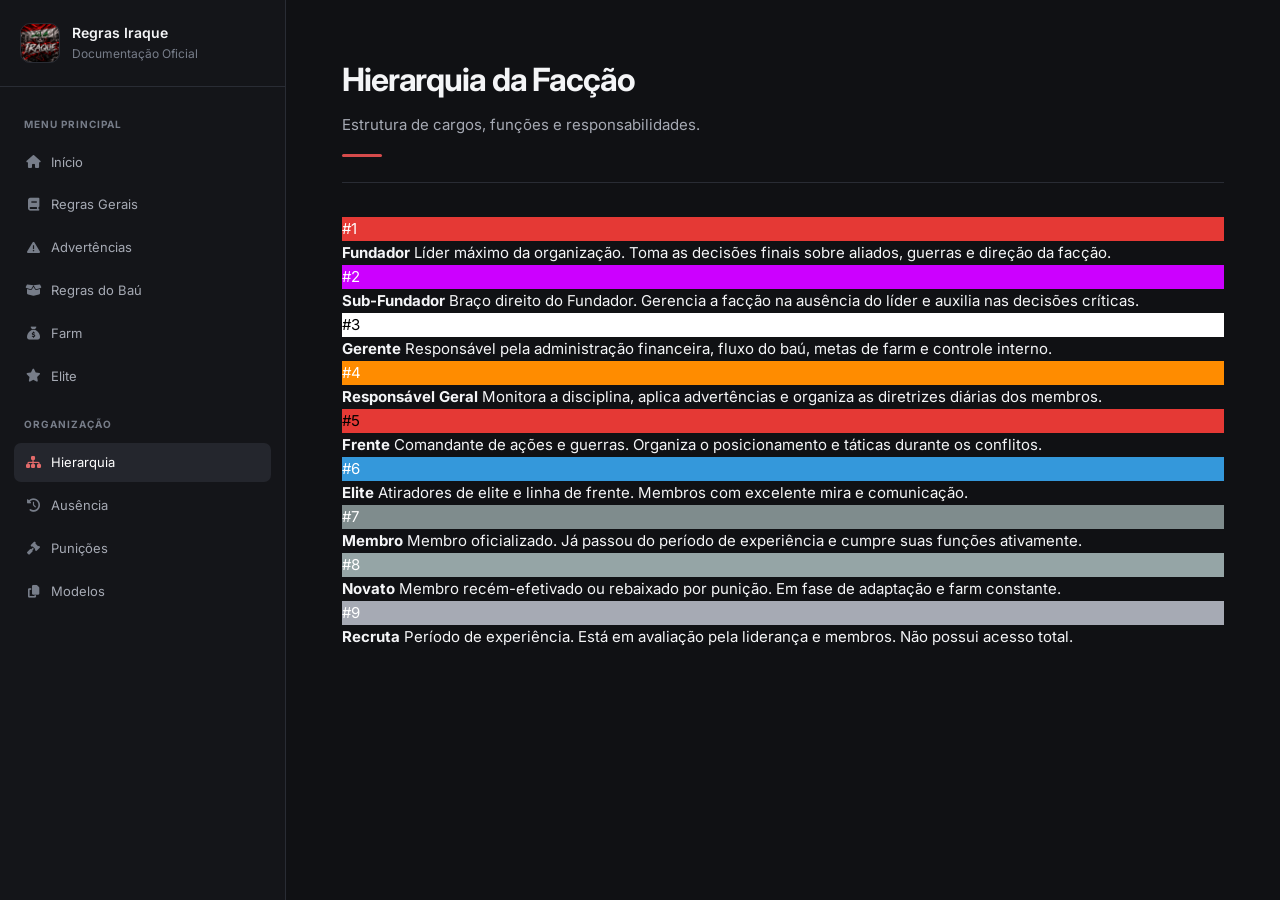
<file: pages/hierarquia.html>
<!DOCTYPE html>
<html lang="pt-BR">

<head>
    <meta charset="UTF-8">
    <meta name="viewport" content="width=device-width, initial-scale=1.0">
    <meta name="theme-color" content="#0B0B0D">
    <title>Hierarquia | Regras Iraque</title>
    <link rel="stylesheet" href="../style.css">
    <link rel="stylesheet" href="https://cdnjs.cloudflare.com/ajax/libs/font-awesome/6.4.0/css/all.min.css">
</head>

<body>
    <div id="overlay"></div>

    <aside id="sidebar">
        <div class="sidebar-header">
            <div class="sidebar-logo"><img src="../assets/logo.png" alt="Iraque"></div>
            <div class="sidebar-title">
                <span>Regras Iraque</span>
                <span>Documentação Oficial</span>
            </div>
        </div>

        <nav class="sidebar-nav">
            <div class="nav-section-label">Menu Principal</div>
            <a href="../index.html" class="nav-link">
                <i class="fa-solid fa-house nav-icon"></i> Início
            </a>
            <a href="gerais.html" class="nav-link">
                <i class="fa-solid fa-book nav-icon"></i> Regras Gerais
            </a>
            <a href="advertencias.html" class="nav-link">
                <i class="fa-solid fa-triangle-exclamation nav-icon"></i> Advertências
            </a>
            <a href="bau.html" class="nav-link">
                <i class="fa-solid fa-box-open nav-icon"></i> Regras do Baú
            </a>
            <a href="farm.html" class="nav-link">
                <i class="fa-solid fa-sack-dollar nav-icon"></i> Farm
            </a>
            <a href="elite.html" class="nav-link">
                <i class="fa-solid fa-star nav-icon"></i> Elite
            </a>

            <div class="nav-section-label">Organização</div>
            <a href="hierarquia.html" class="nav-link active">
                <i class="fa-solid fa-sitemap nav-icon"></i> Hierarquia
            </a>
            <a href="ausencia.html" class="nav-link">
                <i class="fa-solid fa-clock-rotate-left nav-icon"></i> Ausência
            </a>
            <a href="punicoes.html" class="nav-link">
                <i class="fa-solid fa-gavel nav-icon"></i> Punições
            </a>
            <a href="modelos.html" class="nav-link">
                <i class="fa-solid fa-copy nav-icon"></i> Modelos
            </a>
        </nav>
    </aside>

    <main id="main">
        <div id="topbar">
            <button class="hamburger" id="hamburger-btn"><i class="fa-solid fa-bars"></i></button>
            <div class="topbar-logo">Regras Iraque</div>
            <div style="width: 24px;"></div>
        </div>

        <section class="page active">
            <div class="page-header">
                <h2>Hierarquia da Facção</h2>
                <p>Estrutura de cargos, funções e responsabilidades.</p>
                <div class="header-divider"></div>
            </div>

            <div class="page-content" style="padding-top: 0;">

                <div class="hier-list">
                    <div class="hier-card">
                        <div class="hier-rank" style="background:var(--red); color:#fff;">#1</div>
                        <div class="hier-info">
                            <strong>Fundador</strong>
                            <span>Líder máximo da organização. Toma as decisões finais sobre aliados, guerras e direção
                                da facção.</span>
                        </div>
                    </div>

                    <div class="hier-card">
                        <div class="hier-rank" style="background:#cc00ff; color:#fff;">#2</div>
                        <div class="hier-info">
                            <strong>Sub-Fundador</strong>
                            <span>Braço direito do Fundador. Gerencia a facção na ausência do líder e auxilia nas
                                decisões críticas.</span>
                        </div>
                    </div>

                    <div class="hier-card">
                        <div class="hier-rank" style="background:var(--yellow); color:#000;">#3</div>
                        <div class="hier-info">
                            <strong>Gerente</strong>
                            <span>Responsável pela administração financeira, fluxo do baú, metas de farm e controle
                                interno.</span>
                        </div>
                    </div>

                    <div class="hier-card">
                        <div class="hier-rank" style="background:#FF8C00; color:#fff;">#4</div>
                        <div class="hier-info">
                            <strong>Responsável Geral</strong>
                            <span>Monitora a disciplina, aplica advertências e organiza as diretrizes diárias dos
                                membros.</span>
                        </div>
                    </div>

                    <div class="hier-card">
                        <div class="hier-rank" style="background:var(--green); color:#000;">#5</div>
                        <div class="hier-info">
                            <strong>Frente</strong>
                            <span>Comandante de ações e guerras. Organiza o posicionamento e táticas durante os
                                conflitos.</span>
                        </div>
                    </div>

                    <div class="hier-card">
                        <div class="hier-rank" style="background:#3498db; color:#fff;">#6</div>
                        <div class="hier-info">
                            <strong>Elite</strong>
                            <span>Atiradores de elite e linha de frente. Membros com excelente mira e
                                comunicação.</span>
                        </div>
                    </div>

                    <div class="hier-card">
                        <div class="hier-rank" style="background:#7f8c8d; color:#fff;">#7</div>
                        <div class="hier-info">
                            <strong>Membro</strong>
                            <span>Membro oficializado. Já passou do período de experiência e cumpre suas funções
                                ativamente.</span>
                        </div>
                    </div>

                    <div class="hier-card">
                        <div class="hier-rank" style="background:#95a5a6; color:#fff;">#8</div>
                        <div class="hier-info">
                            <strong>Novato</strong>
                            <span>Membro recém-efetivado ou rebaixado por punição. Em fase de adaptação e farm
                                constante.</span>
                        </div>
                    </div>

                    <div class="hier-card">
                        <div class="hier-rank" style="background:var(--text-secondary); color:#fff;">#9</div>
                        <div class="hier-info">
                            <strong>Recruta</strong>
                            <span>Período de experiência. Está em avaliação pela liderança e membros. Não possui acesso
                                total.</span>
                        </div>
                    </div>
                </div>

            </div>
        </section>
    </main>

    <div id="back-top"><i class="fa-solid fa-chevron-up"></i></div>
    <script src="../script.js"></script>
</body>

</html>
</file>
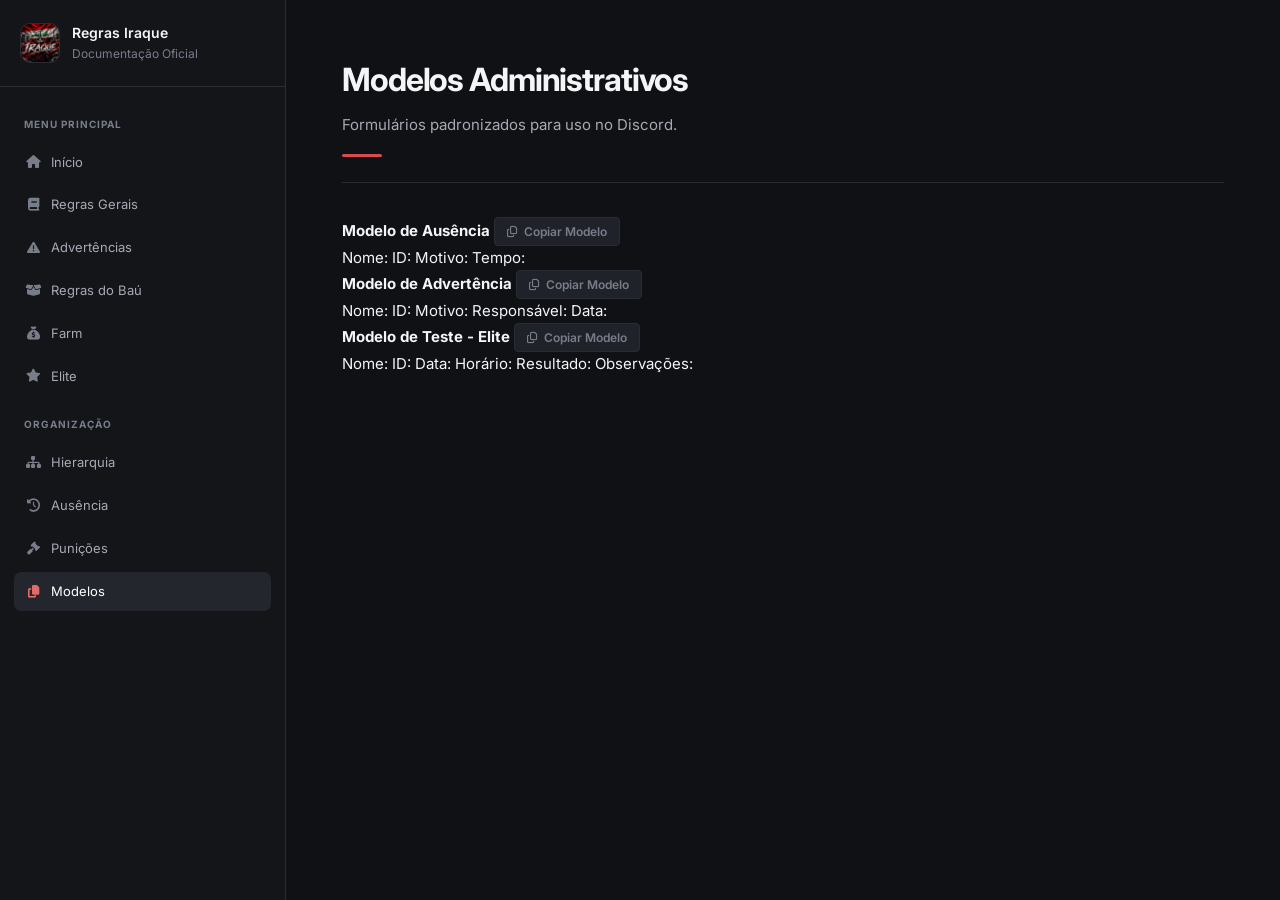
<file: pages/modelos.html>
<!DOCTYPE html>
<html lang="pt-BR">

<head>
    <meta charset="UTF-8">
    <meta name="viewport" content="width=device-width, initial-scale=1.0">
    <meta name="theme-color" content="#0B0B0D">
    <title>Modelos | Regras Iraque</title>
    <link rel="stylesheet" href="../style.css">
    <link rel="stylesheet" href="https://cdnjs.cloudflare.com/ajax/libs/font-awesome/6.4.0/css/all.min.css">
</head>

<body>
    <div id="overlay"></div>

    <aside id="sidebar">
        <div class="sidebar-header">
            <div class="sidebar-logo"><img src="../assets/logo.png" alt="Iraque"></div>
            <div class="sidebar-title">
                <span>Regras Iraque</span>
                <span>Documentação Oficial</span>
            </div>
        </div>

        <nav class="sidebar-nav">
            <div class="nav-section-label">Menu Principal</div>
            <a href="../index.html" class="nav-link">
                <i class="fa-solid fa-house nav-icon"></i> Início
            </a>
            <a href="gerais.html" class="nav-link">
                <i class="fa-solid fa-book nav-icon"></i> Regras Gerais
            </a>
            <a href="advertencias.html" class="nav-link">
                <i class="fa-solid fa-triangle-exclamation nav-icon"></i> Advertências
            </a>
            <a href="bau.html" class="nav-link">
                <i class="fa-solid fa-box-open nav-icon"></i> Regras do Baú
            </a>
            <a href="farm.html" class="nav-link">
                <i class="fa-solid fa-sack-dollar nav-icon"></i> Farm
            </a>
            <a href="elite.html" class="nav-link">
                <i class="fa-solid fa-star nav-icon"></i> Elite
            </a>

            <div class="nav-section-label">Organização</div>
            <a href="hierarquia.html" class="nav-link">
                <i class="fa-solid fa-sitemap nav-icon"></i> Hierarquia
            </a>
            <a href="ausencia.html" class="nav-link">
                <i class="fa-solid fa-clock-rotate-left nav-icon"></i> Ausência
            </a>
            <a href="punicoes.html" class="nav-link">
                <i class="fa-solid fa-gavel nav-icon"></i> Punições
            </a>
            <a href="modelos.html" class="nav-link active">
                <i class="fa-solid fa-copy nav-icon"></i> Modelos
            </a>
        </nav>
    </aside>

    <main id="main">
        <div id="topbar">
            <button class="hamburger" id="hamburger-btn"><i class="fa-solid fa-bars"></i></button>
            <div class="topbar-logo">Regras Iraque</div>
            <div style="width: 24px;"></div>
        </div>

        <section class="page active">
            <div class="page-header">
                <h2>Modelos Administrativos</h2>
                <p>Formulários padronizados para uso no Discord.</p>
                <div class="header-divider"></div>
            </div>

            <div class="page-content" style="padding-top: 0;">

                <!-- Modelo Ausência -->
                <div class="model-card">
                    <div class="model-header">
                        <strong>Modelo de Ausência</strong>
                        <button class="copy-btn" data-target="modelo-ausencia">
                            <i class="fa-regular fa-copy"></i> Copiar Modelo
                        </button>
                    </div>
                    <div class="model-body">
                        <div class="model-text" id="modelo-ausencia">Nome:
                            ID:
                            Motivo:
                            Tempo:</div>
                    </div>
                </div>

                <!-- Modelo Advertência -->
                <div class="model-card">
                    <div class="model-header">
                        <strong>Modelo de Advertência</strong>
                        <button class="copy-btn" data-target="modelo-adv">
                            <i class="fa-regular fa-copy"></i> Copiar Modelo
                        </button>
                    </div>
                    <div class="model-body">
                        <div class="model-text" id="modelo-adv">Nome:
                            ID:
                            Motivo:
                            Responsável:
                            Data:</div>
                    </div>
                </div>

                <!-- Modelo Elite -->
                <div class="model-card">
                    <div class="model-header">
                        <strong>Modelo de Teste - Elite</strong>
                        <button class="copy-btn" data-target="modelo-elite">
                            <i class="fa-regular fa-copy"></i> Copiar Modelo
                        </button>
                    </div>
                    <div class="model-body">
                        <div class="model-text" id="modelo-elite">Nome:
                            ID:
                            Data:
                            Horário:
                            Resultado:
                            Observações:</div>
                    </div>
                </div>

            </div>
        </section>
    </main>

    <div id="back-top"><i class="fa-solid fa-chevron-up"></i></div>
    <script src="../script.js"></script>
</body>

</html>
</file>
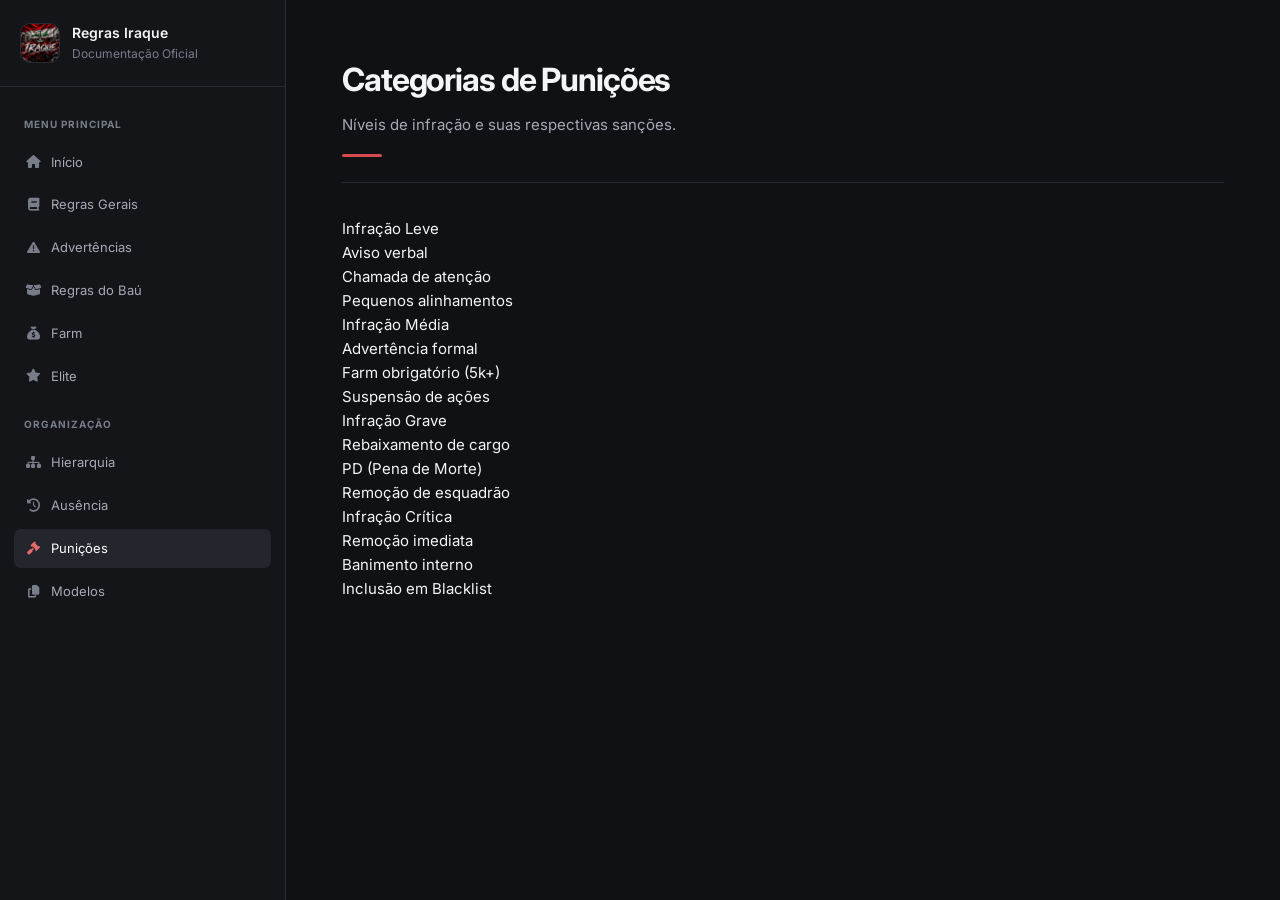
<file: pages/punicoes.html>
<!DOCTYPE html>
<html lang="pt-BR">

<head>
    <meta charset="UTF-8">
    <meta name="viewport" content="width=device-width, initial-scale=1.0">
    <meta name="theme-color" content="#0B0B0D">
    <title>Punições | Regras Iraque</title>
    <link rel="stylesheet" href="../style.css">
    <link rel="stylesheet" href="https://cdnjs.cloudflare.com/ajax/libs/font-awesome/6.4.0/css/all.min.css">
</head>

<body>
    <div id="overlay"></div>

    <aside id="sidebar">
        <div class="sidebar-header">
            <div class="sidebar-logo"><img src="../assets/logo.png" alt="Iraque"></div>
            <div class="sidebar-title">
                <span>Regras Iraque</span>
                <span>Documentação Oficial</span>
            </div>
        </div>

        <nav class="sidebar-nav">
            <div class="nav-section-label">Menu Principal</div>
            <a href="../index.html" class="nav-link">
                <i class="fa-solid fa-house nav-icon"></i> Início
            </a>
            <a href="gerais.html" class="nav-link">
                <i class="fa-solid fa-book nav-icon"></i> Regras Gerais
            </a>
            <a href="advertencias.html" class="nav-link">
                <i class="fa-solid fa-triangle-exclamation nav-icon"></i> Advertências
            </a>
            <a href="bau.html" class="nav-link">
                <i class="fa-solid fa-box-open nav-icon"></i> Regras do Baú
            </a>
            <a href="farm.html" class="nav-link">
                <i class="fa-solid fa-sack-dollar nav-icon"></i> Farm
            </a>
            <a href="elite.html" class="nav-link">
                <i class="fa-solid fa-star nav-icon"></i> Elite
            </a>

            <div class="nav-section-label">Organização</div>
            <a href="hierarquia.html" class="nav-link">
                <i class="fa-solid fa-sitemap nav-icon"></i> Hierarquia
            </a>
            <a href="ausencia.html" class="nav-link">
                <i class="fa-solid fa-clock-rotate-left nav-icon"></i> Ausência
            </a>
            <a href="punicoes.html" class="nav-link active">
                <i class="fa-solid fa-gavel nav-icon"></i> Punições
            </a>
            <a href="modelos.html" class="nav-link">
                <i class="fa-solid fa-copy nav-icon"></i> Modelos
            </a>
        </nav>
    </aside>

    <main id="main">
        <div id="topbar">
            <button class="hamburger" id="hamburger-btn"><i class="fa-solid fa-bars"></i></button>
            <div class="topbar-logo">Regras Iraque</div>
            <div style="width: 24px;"></div>
        </div>

        <section class="page active">
            <div class="page-header">
                <h2>Categorias de Punições</h2>
                <p>Níveis de infração e suas respectivas sanções.</p>
                <div class="header-divider"></div>
            </div>

            <div class="page-content" style="padding-top: 0;">

                <div class="punish-grid">
                    <!-- Leve -->
                    <div class="punish-card leve">
                        <div class="punish-level">Infração Leve</div>
                        <div class="punish-items">
                            <div class="punish-item">Aviso verbal</div>
                            <div class="punish-item">Chamada de atenção</div>
                            <div class="punish-item">Pequenos alinhamentos</div>
                        </div>
                    </div>

                    <!-- Média -->
                    <div class="punish-card media">
                        <div class="punish-level">Infração Média</div>
                        <div class="punish-items">
                            <div class="punish-item">Advertência formal</div>
                            <div class="punish-item">Farm obrigatório (5k+)</div>
                            <div class="punish-item">Suspensão de ações</div>
                        </div>
                    </div>

                    <!-- Grave -->
                    <div class="punish-card grave">
                        <div class="punish-level">Infração Grave</div>
                        <div class="punish-items">
                            <div class="punish-item">Rebaixamento de cargo</div>
                            <div class="punish-item">PD (Pena de Morte)</div>
                            <div class="punish-item">Remoção de esquadrão</div>
                        </div>
                    </div>

                    <!-- Crítica -->
                    <div class="punish-card critica">
                        <div class="punish-level">Infração Crítica</div>
                        <div class="punish-items">
                            <div class="punish-item">Remoção imediata</div>
                            <div class="punish-item">Banimento interno</div>
                            <div class="punish-item">Inclusão em Blacklist</div>
                        </div>
                    </div>
                </div>

            </div>
        </section>
    </main>

    <div id="back-top"><i class="fa-solid fa-chevron-up"></i></div>
    <script src="../script.js"></script>
</body>

</html>
</file>
<file: style.css>
@import url('https://fonts.googleapis.com/css2?family=Inter:wght@400;500;600;700&display=swap');

/* ══════════════════════════════════════════
   DESIGN TOKENS — Paleta: Preto · Branco · Vermelho
   ══════════════════════════════════════════ */
:root {
  --bg-main:    #000000;
  --bg-sidebar: #0a0a0a;
  --bg-card:    transparent;
  --bg-hover:   #111111;

  --border:       #1f1f1f;
  --border-hover: #333333;

  --text-primary:   #ffffff;
  --text-secondary: #aaaaaa;
  --text-muted:     #666666;

  --color-red:     #e53935;
  --color-red-dark: #b71c1c;
  --color-red-dim: rgba(229, 57, 53, 0.12);

  /* Legacy aliases — usados nas subpáginas */
  --red:    #e53935;
  --green:  #e53935;
  --yellow: #ffffff;

  --sidebar-width:    260px;
  --content-max-width: 768px;
}

/* ══════════════════════════════════════════
   RESET
   ══════════════════════════════════════════ */
*, *::before, *::after {
  box-sizing: border-box;
  margin: 0;
  padding: 0;
}

body {
  font-family: 'Inter', sans-serif;
  background-color: var(--bg-main);
  /* ── Textura sutil: grade de pontos ── */
  background-image: radial-gradient(circle, #1e1e1e 1px, transparent 1px);
  background-size: 28px 28px;
  color: var(--text-primary);
  line-height: 1.6;
  font-size: 15px;
  -webkit-font-smoothing: antialiased;
}

/* ══════════════════════════════════════════
   SCROLLBAR
   ══════════════════════════════════════════ */
::-webkit-scrollbar        { width: 6px; height: 6px; }
::-webkit-scrollbar-track  { background: transparent; }
::-webkit-scrollbar-thumb  { background: #222222; border-radius: 4px; }
::-webkit-scrollbar-thumb:hover { background: var(--color-red); }

/* ══════════════════════════════════════════
   LAYOUT PRINCIPAL
   ══════════════════════════════════════════ */
.app-container {
  display: flex;
  min-height: 100vh;
}

/* ══════════════════════════════════════════
   SIDEBAR
   ══════════════════════════════════════════ */
#sidebar,
.sidebar {
  width: var(--sidebar-width);
  background-color: var(--bg-sidebar);
  border-right: 1px solid var(--border);
  display: flex;
  flex-direction: column;
  position: fixed;
  top: 0;
  left: 0;
  bottom: 0;
  z-index: 100;
  transition: transform 0.25s ease;
  overflow-y: auto;
}

.sidebar-header {
  padding: 24px;
  display: flex;
  align-items: center;
  gap: 12px;
  border-bottom: 1px solid var(--border);
}

.sidebar-logo {
  width: 36px;
  height: 36px;
  background-color: var(--bg-hover);
  border: 1px solid var(--border);
  border-radius: 6px;
  display: flex;
  align-items: center;
  justify-content: center;
  overflow: hidden;
  flex-shrink: 0;
}

.sidebar-logo img {
  width: 100%;
  height: 100%;
  object-fit: cover;
}

.sidebar-title {
  display: flex;
  flex-direction: column;
}

.sidebar-title strong,
.sidebar-title span:first-child {
  font-size: 14px;
  font-weight: 600;
  color: var(--text-primary);
}

.sidebar-title span:last-child {
  font-size: 12px;
  color: var(--text-muted);
}

/* Busca */
.sidebar-search {
  padding: 16px 16px 8px;
  position: relative;
}

.search-wrap,
.search-wrapper {
  position: relative;
}

.search-wrap input,
.search-wrapper input,
.sidebar-search input {
  width: 100%;
  background: var(--bg-hover);
  border: 1px solid var(--border);
  border-radius: 6px;
  padding: 8px 12px 8px 32px;
  color: var(--text-primary);
  font-family: inherit;
  font-size: 13px;
  outline: none;
  transition: border-color 0.2s;
}

.search-wrap input:focus,
.sidebar-search input:focus {
  border-color: var(--color-red);
}

.search-wrap .search-icon,
.search-wrapper i,
.search-wrap i {
  position: absolute;
  left: 10px;
  top: 50%;
  transform: translateY(-50%);
  color: var(--text-muted);
  font-size: 12px;
}

/* Resultados da busca */
#search-results {
  display: none;
  position: absolute;
  top: calc(100% - 8px);
  left: 16px;
  right: 16px;
  background: var(--bg-hover);
  border: 1px solid var(--border);
  border-radius: 6px;
  z-index: 200;
  overflow: hidden;
}

#search-results a {
  display: block;
  padding: 10px 14px;
  font-size: 13px;
  color: var(--text-secondary);
  text-decoration: none;
  transition: background 0.15s;
}

#search-results a:hover {
  background: var(--border);
  color: var(--text-primary);
}

/* Navegação */
.sidebar-nav {
  padding: 8px 12px 24px;
  display: flex;
  flex-direction: column;
  gap: 2px;
  flex: 1;
}

/* Labels de seção */
.nav-label,
.nav-section-label {
  font-size: 10px;
  font-weight: 700;
  color: var(--text-muted);
  padding: 16px 8px 6px;
  text-transform: uppercase;
  letter-spacing: 0.08em;
}

/* Links do menu — suporta ambos os formatos: .nav-item e .nav-link */
.nav-item,
.nav-link {
  display: flex;
  align-items: center;
  gap: 10px;
  padding: 8px 10px;
  border-radius: 6px;
  color: var(--text-secondary);
  text-decoration: none;
  font-size: 14px;
  transition: all 0.15s;
  border-left: 2px solid transparent;
}

.nav-item i,
.nav-link .nav-icon,
.nav-item .nav-icon {
  width: 16px;
  text-align: center;
  font-size: 13px;
  color: var(--text-muted);
  flex-shrink: 0;
}

.nav-item:hover,
.nav-link:hover,
.nav-item.active,
.nav-link.active {
  background-color: var(--bg-hover);
  color: var(--text-primary);
  border-left-color: var(--color-red);
}

.nav-item.active i,
.nav-link.active .nav-icon {
  color: var(--color-red);
}

/* Footer da sidebar */
.sidebar-footer {
  padding: 16px;
  border-top: 1px solid var(--border);
}

.discord-btn {
  display: flex;
  align-items: center;
  justify-content: center;
  gap: 8px;
  width: 100%;
  padding: 10px;
  border-radius: 6px;
  background: var(--color-red-dim);
  border: 1px solid rgba(229, 57, 53, 0.25);
  color: var(--color-red);
  font-size: 13px;
  font-weight: 600;
  text-decoration: none;
  transition: background 0.2s, border-color 0.2s;
}

.discord-btn:hover {
  background: rgba(229, 57, 53, 0.2);
  border-color: rgba(229, 57, 53, 0.5);
}

/* ══════════════════════════════════════════
   CONTEÚDO PRINCIPAL
   ══════════════════════════════════════════ */
#main,
.main-content {
  flex: 1;
  margin-left: var(--sidebar-width);
  display: flex;
  flex-direction: column;
  min-height: 100vh;
}

/* Topbar Mobile */
#topbar,
.topbar-mobile {
  display: none;
  width: 100%;
  padding: 12px 20px;
  border-bottom: 1px solid var(--border);
  background-color: var(--bg-main);
  position: sticky;
  top: 0;
  z-index: 90;
  align-items: center;
  justify-content: space-between;
}

.topbar-logo {
  font-size: 15px;
  font-weight: 600;
  color: var(--text-primary);
}

.hamburger {
  background: none;
  border: none;
  color: var(--text-primary);
  font-size: 18px;
  cursor: pointer;
  padding: 4px;
}

/* Container da página */
.page-container {
  width: 100%;
  max-width: var(--content-max-width);
  padding: 48px 32px;
  margin: 0 auto;
}

/* Páginas do sistema de rotas JS */
.page {
  display: none;
  padding: 40px 32px;
  max-width: var(--content-max-width);
  margin: 0 auto;
  width: 100%;
}

.page.active {
  display: block;
}

/* ══════════════════════════════════════════
   BANNER DA PÁGINA
   ══════════════════════════════════════════ */
.page-banner {
  width: 100%;
  height: 160px;
  background-color: var(--bg-hover);
  border-radius: 8px;
  margin-bottom: 32px;
  overflow: hidden;
  border: 1px solid var(--border);
}

.page-banner img {
  width: 100%;
  height: 100%;
  object-fit: cover;
  opacity: 0.8;
}

/* ══════════════════════════════════════════
   CABEÇALHO DA PÁGINA
   ══════════════════════════════════════════ */
.page-header {
  margin-bottom: 32px;
}

.page-header h2 {
  font-size: 26px;
  font-weight: 700;
  letter-spacing: -0.01em;
  color: var(--text-primary);
  margin-bottom: 6px;
}

.page-header p {
  font-size: 15px;
  color: var(--text-secondary);
}

.header-divider {
  width: 40px;
  height: 3px;
  background: var(--color-red);
  border-radius: 2px;
  margin-top: 16px;
}

.page-title {
  font-size: 32px;
  font-weight: 700;
  letter-spacing: -0.02em;
  margin-bottom: 8px;
}

.page-description {
  font-size: 16px;
  color: var(--text-secondary);
}

/* Conteúdo da página */
.page-content {
  padding-top: 24px;
}

/* ══════════════════════════════════════════
   ESTATÍSTICAS (index)
   ══════════════════════════════════════════ */
.stats-grid {
  display: flex;
  gap: 16px;
  margin-top: 24px;
}

.stat-item {
  flex: 1;
  border: 1px solid var(--border);
  border-radius: 6px;
  padding: 16px;
  display: flex;
  flex-direction: column;
}

.stat-value {
  font-size: 20px;
  font-weight: 700;
  color: var(--color-red);
}

.stat-label {
  font-size: 12px;
  color: var(--text-muted);
  margin-top: 2px;
}

/* ══════════════════════════════════════════
   TÍTULOS DE SEÇÃO
   ══════════════════════════════════════════ */
.section-title {
  font-size: 13px;
  font-weight: 600;
  color: var(--text-muted);
  text-transform: uppercase;
  letter-spacing: 0.08em;
  margin: 32px 0 14px;
  padding-bottom: 8px;
  border-bottom: 1px solid var(--border);
}

/* ══════════════════════════════════════════
   GRID DE CARDS (index)
   ══════════════════════════════════════════ */
.cards-grid {
  display: grid;
  grid-template-columns: repeat(auto-fill, minmax(280px, 1fr));
  gap: 14px;
}

.card {
  border: 1px solid var(--border);
  border-radius: 6px;
  padding: 20px;
  display: flex;
  gap: 16px;
  text-decoration: none;
  color: inherit;
  transition: all 0.2s;
  background-color: var(--bg-card);
}

a.card:hover {
  background-color: var(--bg-hover);
  border-color: var(--border-hover);
}

.card-icon {
  font-size: 18px;
  color: var(--color-red);
  margin-top: 2px;
}

.card-content {
  display: flex;
  flex-direction: column;
  gap: 4px;
}

.card-content strong {
  font-size: 14px;
  font-weight: 600;
  color: var(--text-primary);
}

.card-content span {
  font-size: 13px;
  color: var(--text-secondary);
}

/* Cards de regras (subpáginas) */
.rule-card {
  display: flex;
  align-items: flex-start;
  gap: 14px;
  padding: 16px;
  border: 1px solid var(--border);
  border-radius: 6px;
  background: var(--bg-hover);
  transition: border-color 0.2s;
}

.rule-card:hover {
  border-color: var(--border-hover);
}

.rule-card-icon {
  font-size: 18px;
  margin-top: 2px;
  flex-shrink: 0;
  width: 20px;
  text-align: center;
}

.rule-card-body {
  display: flex;
  flex-direction: column;
  gap: 4px;
}

.rule-card-body strong {
  font-size: 14px;
  font-weight: 600;
  color: var(--text-primary);
}

.rule-card-body span {
  font-size: 13px;
  color: var(--text-secondary);
}

/* ══════════════════════════════════════════
   ALERTAS
   ══════════════════════════════════════════ */
.alert {
  border: 1px solid var(--border);
  border-radius: 6px;
  padding: 14px 16px;
  display: flex;
  gap: 12px;
  margin: 24px 0;
  font-size: 14px;
  color: var(--text-secondary);
}

.alert-icon {
  font-size: 16px;
  margin-top: 2px;
  flex-shrink: 0;
}

.alert-warning {
  background-color: var(--color-red-dim);
  border-color: rgba(229, 57, 53, 0.3);
}

.alert-warning .alert-icon {
  color: var(--color-red);
}

/* ══════════════════════════════════════════
   TABELA (advertências)
   ══════════════════════════════════════════ */
.table-wrap {
  overflow-x: auto;
  border: 1px solid var(--border);
  border-radius: 6px;
}

table {
  width: 100%;
  border-collapse: collapse;
  font-size: 14px;
}

table td, table th {
  padding: 12px 16px;
  border-bottom: 1px solid var(--border);
  color: var(--text-secondary);
  vertical-align: middle;
}

table tr:last-child td {
  border-bottom: none;
}

table td:first-child {
  width: 36px;
  text-align: center;
}

table tr:hover td {
  background: var(--bg-hover);
  color: var(--text-primary);
}

/* ══════════════════════════════════════════
   PASSOS DE ADVERTÊNCIA
   ══════════════════════════════════════════ */
.advert-steps {
  display: flex;
  gap: 12px;
}

.advert-step {
  flex: 1;
  padding: 18px;
  border-radius: 6px;
  border: 1px solid var(--border);
  background: var(--bg-hover);
  display: flex;
  flex-direction: column;
  gap: 6px;
  font-size: 13px;
  color: var(--text-secondary);
}

.advert-step strong {
  font-size: 14px;
  color: var(--text-primary);
}

.advert-step p {
  font-size: 13px;
  color: var(--text-muted);
}

.advert-step-num {
  font-size: 24px;
  font-weight: 800;
  margin-bottom: 4px;
}

.step-1 .advert-step-num { color: var(--text-muted); }
.step-2 .advert-step-num { color: var(--color-red); }
.step-3 .advert-step-num { color: var(--color-red); }

.step-3 {
  border-color: rgba(229, 57, 53, 0.3);
  background: var(--color-red-dim);
}

/* ══════════════════════════════════════════
   BOTÃO VOLTAR AO TOPO
   ══════════════════════════════════════════ */
#back-top {
  position: fixed;
  bottom: 24px;
  right: 24px;
  width: 36px;
  height: 36px;
  background: var(--color-red);
  color: #fff;
  border-radius: 6px;
  display: flex;
  align-items: center;
  justify-content: center;
  font-size: 14px;
  cursor: pointer;
  opacity: 0;
  pointer-events: none;
  transition: opacity 0.2s, transform 0.2s;
  z-index: 200;
}

#back-top.visible {
  opacity: 1;
  pointer-events: all;
}

#back-top:hover {
  transform: translateY(-2px);
}

/* ══════════════════════════════════════════
   BOTÕES COPIAR (modelos)
   ══════════════════════════════════════════ */
.copy-btn {
  display: inline-flex;
  align-items: center;
  gap: 6px;
  padding: 6px 12px;
  font-size: 12px;
  font-weight: 600;
  color: var(--text-muted);
  background: var(--bg-hover);
  border: 1px solid var(--border);
  border-radius: 4px;
  cursor: pointer;
  transition: all 0.15s;
  font-family: inherit;
}

.copy-btn:hover {
  border-color: var(--color-red);
  color: var(--color-red);
}

.copy-btn.copied {
  border-color: var(--color-red);
  color: var(--color-red);
}

/* ══════════════════════════════════════════
   OVERLAY MOBILE
   ══════════════════════════════════════════ */
#overlay,
.mobile-overlay {
  display: none;
  position: fixed;
  inset: 0;
  background: rgba(0, 0, 0, 0.7);
  z-index: 95;
  backdrop-filter: blur(2px);
}

#overlay.show,
.mobile-overlay.active {
  display: block;
}

/* ══════════════════════════════════════════
   RESPONSIVIDADE MOBILE
   ══════════════════════════════════════════ */
@media (max-width: 768px) {
  #sidebar,
  .sidebar {
    transform: translateX(-100%);
  }

  #sidebar.open,
  .sidebar.open {
    transform: translateX(0);
  }

  #main,
  .main-content {
    margin-left: 0;
  }

  #topbar,
  .topbar-mobile {
    display: flex;
  }

  .page {
    padding: 24px 20px 60px;
  }

  .page-container {
    padding: 24px 20px 60px;
  }

  .page-banner {
    height: 120px;
    margin-bottom: 24px;
  }

  .page-title,
  .page-header h2 {
    font-size: 22px;
  }

  .stats-grid {
    flex-direction: row;
    gap: 8px;
  }

  .stat-item {
    padding: 12px;
  }

  .stat-value {
    font-size: 16px;
  }

  .cards-grid {
    grid-template-columns: 1fr;
  }

  .advert-steps {
    flex-direction: column;
  }

  #back-top {
    bottom: 16px;
    right: 16px;
  }
}

/* ══════════════════════════════════════════
   #3 — ANIMAÇÕES DE ENTRADA NAS SEÇÕES
   ══════════════════════════════════════════ */
@keyframes fadeInUp {
  from {
    opacity: 0;
    transform: translateY(28px);
  }
  to {
    opacity: 1;
    transform: translateY(0);
  }
}

/* Estado inicial — invisível antes de entrar na tela */
.rules-section {
  /* As regras devem permanecer visíveis mesmo sem JavaScript. */
  opacity: 1;
  transform: none;
  transition: none;
}

/* Quando o IntersectionObserver adiciona .visible */
.rules-section.visible {
  opacity: 1;
  transform: translateY(0);
}

/* Itens da lista aparecem em cascata */
.rules-section.visible .rules-list li {
  animation: fadeInUp 0.4s ease both;
}

.rules-section.visible .rules-list li:nth-child(1) { animation-delay: 0.05s; }
.rules-section.visible .rules-list li:nth-child(2) { animation-delay: 0.10s; }
.rules-section.visible .rules-list li:nth-child(3) { animation-delay: 0.15s; }
.rules-section.visible .rules-list li:nth-child(4) { animation-delay: 0.20s; }
.rules-section.visible .rules-list li:nth-child(5) { animation-delay: 0.25s; }
.rules-section.visible .rules-list li:nth-child(6) { animation-delay: 0.30s; }
.rules-section.visible .rules-list li:nth-child(7) { animation-delay: 0.35s; }

/* Tags de proibição também em cascata */
.rules-section.visible .prohibition-tag {
  animation: fadeInUp 0.35s ease both;
}
.rules-section.visible .prohibition-tag:nth-child(1) { animation-delay: 0.05s; }
.rules-section.visible .prohibition-tag:nth-child(2) { animation-delay: 0.10s; }
.rules-section.visible .prohibition-tag:nth-child(3) { animation-delay: 0.15s; }
.rules-section.visible .prohibition-tag:nth-child(4) { animation-delay: 0.20s; }
.rules-section.visible .prohibition-tag:nth-child(5) { animation-delay: 0.25s; }
.rules-section.visible .prohibition-tag:nth-child(6) { animation-delay: 0.30s; }
.rules-section.visible .prohibition-tag:nth-child(7) { animation-delay: 0.35s; }
.rules-section.visible .prohibition-tag:nth-child(8) { animation-delay: 0.40s; }

/* Passos de punição em cascata */
.rules-section.visible .punishment-step {
  animation: fadeInUp 0.4s ease both;
}
.rules-section.visible .punishment-step:nth-child(1) { animation-delay: 0.05s; }
.rules-section.visible .punishment-step:nth-child(2) { animation-delay: 0.15s; }
.rules-section.visible .punishment-step:nth-child(3) { animation-delay: 0.25s; }

/* Banner final */
.final-banner {
  /* Evita ocultar o aviso final caso a animação não seja inicializada. */
  opacity: 1;
  transform: none;
  transition: none;
}
.final-banner.visible {
  opacity: 1;
  transform: translateY(0);
}

/* ══════════════════════════════════════════
   #1 — SCROLL SPY — Link ativo enquanto rola
   ══════════════════════════════════════════ */
.nav-item.spy-active,
.nav-link.spy-active {
  background-color: var(--color-red-dim);
  color: var(--text-primary);
  border-left-color: var(--color-red);
  font-weight: 600;
}

.nav-item.spy-active i,
.nav-link.spy-active .nav-icon {
  color: var(--color-red);
}


/* =========================================================
   IRAQUE — documentação moderna
   Camada visual adicional sobre os estilos originais.
   ========================================================= */
:root {
  --bg-main: #101114;
  --bg-sidebar: #141519;
  --bg-card: #17191e;
  --bg-hover: #202229;
  --border: #292c34;
  --border-hover: #3b404b;
  --text-primary: #f4f5f7;
  --text-secondary: #a6aab4;
  --text-muted: #777d89;
  --color-red: #d64b4b;
  --color-red-dark: #a93636;
  --color-red-dim: rgba(214, 75, 75, .11);
  --sidebar-width: 286px;
  --content-max-width: 1120px;
}
body { background: var(--bg-main); background-image: none; }
#sidebar, .sidebar { background: #141519; border-right-color: #292c34; scrollbar-width: thin; }
.sidebar-header { padding: 22px 20px; }
.sidebar-logo { width: 40px; height: 40px; border-radius: 10px; }
.sidebar-search { padding: 16px 16px 8px; }
.search-wrap input, .sidebar-search input {
  min-height: 42px; padding: 10px 58px 10px 36px; border-radius: 8px;
  background: #1b1d23; border-color: #30343e; font-size: 12px;
}
.search-wrap input:focus, .sidebar-search input:focus { border-color: #777d89; box-shadow: 0 0 0 3px rgba(255,255,255,.04); }
.search-wrap kbd {
  position: absolute; right: 9px; top: 50%; transform: translateY(-50%);
  color: #858b97; border: 1px solid #373b45; border-radius: 4px;
  padding: 2px 5px; font: 10px Inter, sans-serif;
}
#search-results {
  top: calc(100% - 2px); left: 16px; right: 16px; border-radius: 9px;
  background: #1b1d23; border-color: #353944; box-shadow: 0 16px 36px rgba(0,0,0,.35);
  max-height: 320px; overflow-y: auto;
}
#search-results a { padding: 11px 13px; border-bottom: 1px solid #292c34; }
#search-results a:last-child { border-bottom: 0; }
#search-results a small { display: block; color: #858b97; margin-top: 2px; }
#search-results .search-empty { padding: 13px; color: var(--text-muted); font-size: 12px; }
.sidebar-nav { padding: 12px 14px 24px; gap: 4px; }
.nav-label, .nav-section-label { padding: 17px 10px 7px; font-size: 10px; letter-spacing: .1em; }
.nav-item, .nav-link {
  border: 0; border-radius: 7px; padding: 9px 11px; font-size: 13px;
  color: #a6aab4; transition: background .18s ease, color .18s ease;
}
.nav-item:hover, .nav-link:hover, .nav-item.active, .nav-link.active,
.nav-item.spy-active, .nav-link.spy-active { background: #24262d; color: #fff; border: 0; }
.nav-item.active i, .nav-link.active .nav-icon,
.nav-item.spy-active i, .nav-link.spy-active .nav-icon { color: #e16a6a; }
.sidebar-footer { border-top-color: #292c34; }
.discord-btn { border-radius: 8px; background: #20232b; border-color: #343945; color: #d7dae0; }
.discord-btn:hover { background: #292d37; border-color: #505765; }
#main, .main-content { min-width: 0; }
.page-container, .page { max-width: 1120px; padding: 54px 56px 72px; }
.page-banner { height: 190px; border-radius: 12px; margin-bottom: 38px; border-color: #292c34; }
.page-banner img { opacity: .72; }
.page-title { font-size: clamp(30px, 4vw, 42px); letter-spacing: -.045em; line-height: 1.15; }
.eyebrow { color: #e16a6a; font-size: 10px; font-weight: 700; letter-spacing: .16em; margin-bottom: 12px; }
.page-description { max-width: 760px; font-size: 15px; line-height: 1.8; color: #a6aab4; }
.page-header { margin-bottom: 34px; }
.stats-grid { max-width: 720px; gap: 12px; }
.stat-item { background: #17191e; border-color: #292c34; border-radius: 10px; padding: 18px 20px; }
.stat-value { color: #e16a6a; font-size: 23px; }
.stat-label { color: #858b97; }
.alert { border-radius: 9px; padding: 16px 18px; line-height: 1.7; }
.alert-warning { background: rgba(214,75,75,.08); border-color: rgba(214,75,75,.22); }
.section-title { margin-top: 42px; color: #c4c7ce; font-size: 11px; letter-spacing: .13em; }
.cards-grid { grid-template-columns: repeat(auto-fit, minmax(240px, 1fr)); gap: 14px; }
.card { background: #17191e; border-color: #292c34; border-radius: 10px; padding: 22px; min-height: 116px; }
a.card:hover { background: #1d2027; border-color: #484d59; transform: translateY(-2px); }
.card-icon { color: #e16a6a; }
.card-content span { line-height: 1.65; color: #9298a4; }
.page .page-header { padding-bottom: 25px; border-bottom: 1px solid #292c34; }
.page .page-header h2 { font-size: 32px; letter-spacing: -.035em; }
.page .page-header p { color: #a6aab4; line-height: 1.8; }
.faction-motto { margin: 8px 0 32px; }
.motto-tag { border-radius: 5px; background: rgba(214,75,75,.08); border-color: rgba(214,75,75,.2); color: #e16a6a; }
.rules-section { margin-bottom: 46px; scroll-margin-top: 28px; }
.rules-section-header { gap: 14px; border-bottom-color: #292c34; padding-bottom: 15px; }
.rules-section-number { width: 34px; height: 34px; border-radius: 9px; background: #292c34; color: #e16a6a; }
.rules-section-title { font-size: 19px; letter-spacing: -.02em; }
.rules-list { gap: 7px; }
.rules-list li { background: #17191e; border-color: #292c34; border-radius: 8px; padding: 12px 15px; line-height: 1.7; }
.rules-list li::before { background: #d96a6a; }
.prohibition-tag { background: rgba(214,75,75,.07); border-color: rgba(214,75,75,.2); color: #e16a6a; border-radius: 8px; }
.punishment-step { background: #17191e; border-color: #292c34; border-radius: 9px; }
.final-banner { background: #191b21; border-color: #343945; border-radius: 10px; }
.final-banner p { color: #e16a6a; }
#back-top {
  position: fixed; right: 26px; bottom: 26px; z-index: 80; width: 42px; height: 42px;
  display: grid; place-items: center; border: 1px solid #3a3e49; border-radius: 10px;
  background: #20232b; color: #e5e7eb; cursor: pointer; opacity: 0; pointer-events: none;
  transform: translateY(8px); transition: .2s ease;
}
#back-top.visible { opacity: 1; pointer-events: auto; transform: translateY(0); }
button:focus-visible, a:focus-visible, input:focus-visible { outline: 2px solid #e16a6a; outline-offset: 3px; }
@media (max-width: 900px) { .page-container, .page { padding: 34px 28px 56px; } }
@media (max-width: 700px) {
  #sidebar, .sidebar { transform: translateX(-100%); width: min(86vw, 310px); }
  #sidebar.open, .sidebar.open { transform: translateX(0); }
  #main, .main-content { margin-left: 0; }
  #topbar, .topbar-mobile { display: flex; min-height: 58px; background: rgba(16,17,20,.96); backdrop-filter: blur(12px); }
  #overlay, .mobile-overlay { display: block; position: fixed; inset: 0; z-index: 95; background: rgba(0,0,0,.62); opacity: 0; pointer-events: none; transition: opacity .2s ease; }
  #overlay.show, #overlay.active, .mobile-overlay.active { opacity: 1; pointer-events: auto; }
  .page-container, .page { padding: 28px 20px 48px; }
  .page-banner { height: 130px; margin-bottom: 28px; }
  .page-title { font-size: 31px; }
  .stats-grid { display: grid; grid-template-columns: repeat(3, minmax(0,1fr)); gap: 8px; }
  .stat-item { padding: 12px 10px; }
  .stat-value { font-size: 19px; }
  .stat-label { font-size: 10px; }
  .cards-grid { grid-template-columns: 1fr; }
  .page .page-header h2 { font-size: 27px; }
}
@media (prefers-reduced-motion: reduce) {
  *, *::before, *::after { scroll-behavior: auto !important; animation-duration: .01ms !important; transition-duration: .01ms !important; }
}


/* Navegação por páginas: somente a seção selecionada fica visível. */
.rules-section[hidden] { display: none !important; }
.rules-section.active {
  display: block;
  min-height: 260px;
  animation: rulesPageEnter .22s ease both;
}
@keyframes rulesPageEnter {
  from { opacity: 0; transform: translateY(8px); }
  to { opacity: 1; transform: translateY(0); }
}
.rules-page-navigation {
  display: flex;
  align-items: center;
  justify-content: space-between;
  gap: 14px;
  margin-top: 34px;
  padding-top: 20px;
  border-top: 1px solid var(--border);
}
.rules-page-button {
  display: inline-flex;
  align-items: center;
  gap: 10px;
  padding: 11px 15px;
  border: 1px solid var(--border);
  border-radius: 8px;
  background: #1b1d23;
  color: var(--text-primary);
  font: inherit;
  font-size: 13px;
  cursor: pointer;
  transition: .18s ease;
}
.rules-page-button:not(:disabled):hover {
  border-color: var(--color-red);
  background: var(--color-red-dim);
}
.rules-page-button:disabled {
  opacity: .35;
  cursor: not-allowed;
}
.rules-page-counter {
  color: var(--text-muted);
  font-size: 12px;
  white-space: nowrap;
}
@media (max-width: 520px) {
  .rules-page-navigation { gap: 8px; }
  .rules-page-button { padding: 10px 11px; font-size: 12px; }
}
</file>
